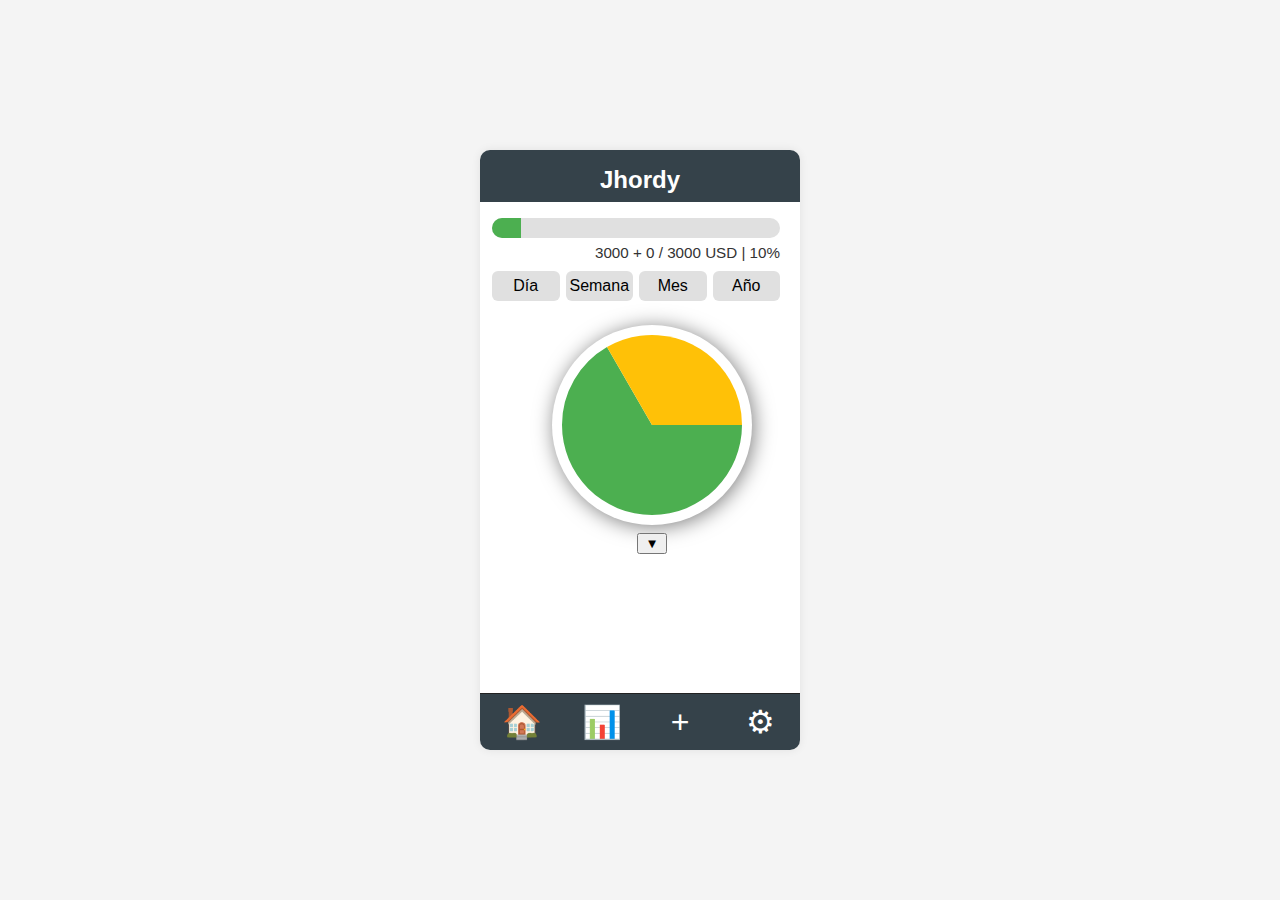
<file: beFinan/index.html>
<!DOCTYPE html>
<html lang="es">
<head>
    <meta charset="UTF-8">
    <meta name="viewport" content="width=320, height=750, initial-scale=1.0, user-scalable=no">
    <title>beFinan</title>
    <link rel="stylesheet" href="styles.css">
</head>
<body>
    <div id="app">
        <header>
            <h1 id="user-name">Jhordy</h1>
        </header>
        <main id="screen-container">
            <!-- Las pantallas se renderizan dinámicamente con JS -->
        </main>
        <footer>
            <button id="home-btn" aria-label="Inicio">🏠</button>
            <button id="history-btn" aria-label="Historial">📊</button>
            <button id="add-btn" aria-label="Añadir">+</button>
            <button id="settings-btn" aria-label="Configuración">⚙</button>
        </footer>
    </div>
    <script src="script.js"></script>
</body>
</html>
</file>
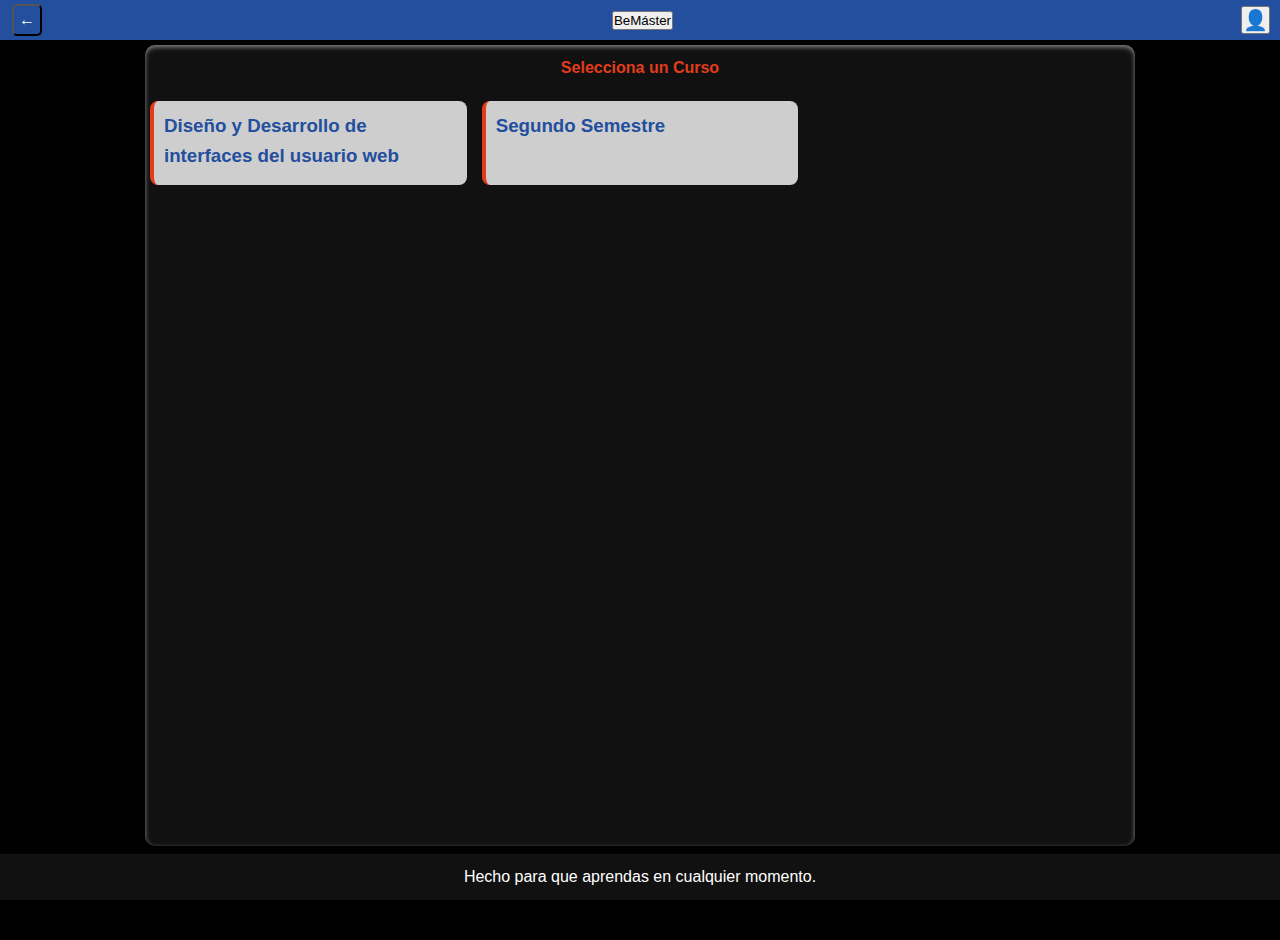
<file: beMaster/index.html>
<!DOCTYPE html>
<html lang="es">

<head>
    <meta charset="UTF-8">
    <meta name="viewport" content="width=device-width, initial-scale=1.0">
    <title>BeMáster</title>
    <link rel="stylesheet" href="style.css">
    <link rel="stylesheet" href="media.css">
</head>

<body>
    <div class="app-shell">
        <header class="app-header">
            <div class="header-start">
                <button id="global-back-button" class="back-button back-button--global" type="button" aria-label="Volver">
                    <span aria-hidden="true">←</span>
                </button>
            </div>
            <h1 class="header-title">
                <button id="home-button" class="logo-button" type="button" aria-label="Ir a inicio">BeMáster</button>
            </h1>
            <button class="user-profile" type="button" aria-label="Perfil">
                <span aria-hidden="true">👤</span>
            </button>
        </header>

        <main class="app-container">
            <section id="cursos-section" class="section-container">
                <header class="section-header">
                    <div class="section-titles">
                        <h2>Selecciona un Curso</h2>
                    </div>
                </header>
                <div id="cursos-list" class="grid-container"></div>
            </section>

            <section id="asignaturas-section" class="section-container hidden">
                <header class="section-header">
                    <div class="section-titles">
                        <h2 id="asignaturas-title"></h2>
                    </div>
                </header>
                <div id="asignaturas-list" class="grid-container"></div>
            </section>

            <section id="temas-section" class="section-container hidden">
                <header class="section-header">
                    <div class="section-titles">
                        <h2 id="temas-title"></h2>
                    </div>
                </header>
                <div id="temas-list" class="grid-container"></div>
            </section>

            <section id="teoria-section" class="section-container hidden">
                <header class="section-header">
                    <div class="section-titles">
                        <h2 id="teoria-title"></h2>
                    </div>
                    <div class="section-toolbar">
                        <div class="audio-controls">
                            <button id="audio-btn" class="secondary-button" title="Escuchar teoría">
                                <img src="audio.png" alt="Audio">
                            </button>
                            <button id="audio-pause-btn" class="secondary-button" title="Pausar">
                                <img src="pause.png" alt="Pausar">
                            </button>
                            <button id="audio-resume-btn" class="secondary-button" title="Reanudar">
                                <img src="play.png" alt="Reanudar">
                            </button>
                            <button id="audio-restart-btn" class="secondary-button" title="Volver a empezar">
                                <img src="restart.png" alt="Reiniciar">
                            </button>
                        </div>
                    </div>
                </header>
                <div class="content-container">
                    <div id="teoria-content" class="article-content"></div>
                </div>
                <div class="action-buttons stacked">
                    <button id="start-leccion" class="primary-button">Comenzar Lección</button>
                </div>
            </section>

            <section id="leccion-section" class="section-container hidden">
                <header class="section-header">
                    <div class="section-titles">
                        <h2 id="leccion-title"></h2>
                    </div>
                </header>
                <div class="progress-card">
                    <div class="progress-container">
                        <div class="progress-bar">
                            <div class="progress-fill" style="width: 0%"></div>
                        </div>
                        <span class="progress-text">0/0</span>
                    </div>
                </div>
                <div class="content-container">
                    <div id="pregunta-container">
                        <div id="pregunta-text" class="pregunta"></div>
                        <div id="opciones-container" class="opciones"></div>
                        <div id="feedback-container" class="feedback hidden"></div>
                    </div>
                </div>
                <div class="action-buttons stacked">
                    <button id="reveal-answer" class="secondary-button">Revelar Respuesta</button>
                    <button id="next-question" class="primary-button hidden">Siguiente</button>
                </div>
            </section>

            <section id="results-section" class="section-container hidden">
                <header class="section-header">
                    <div class="section-titles">
                        <h2>Resultados de la Lección</h2>
                    </div>
                </header>
                <div id="results-container" class="content-container results-content"></div>
                <div class="action-buttons stacked">
                    <button id="restart-leccion" class="secondary-button">Repetir Lección</button>
                    <button id="return-to-tema" class="primary-button">Volver al Tema</button>
                </div>
            </section>
        </main>

        <footer class="app-footer">
            <p>Hecho para que aprendas en cualquier momento.</p>
        </footer>
    </div>

    <script src="script.js"></script>
</body>

</html>
</file>
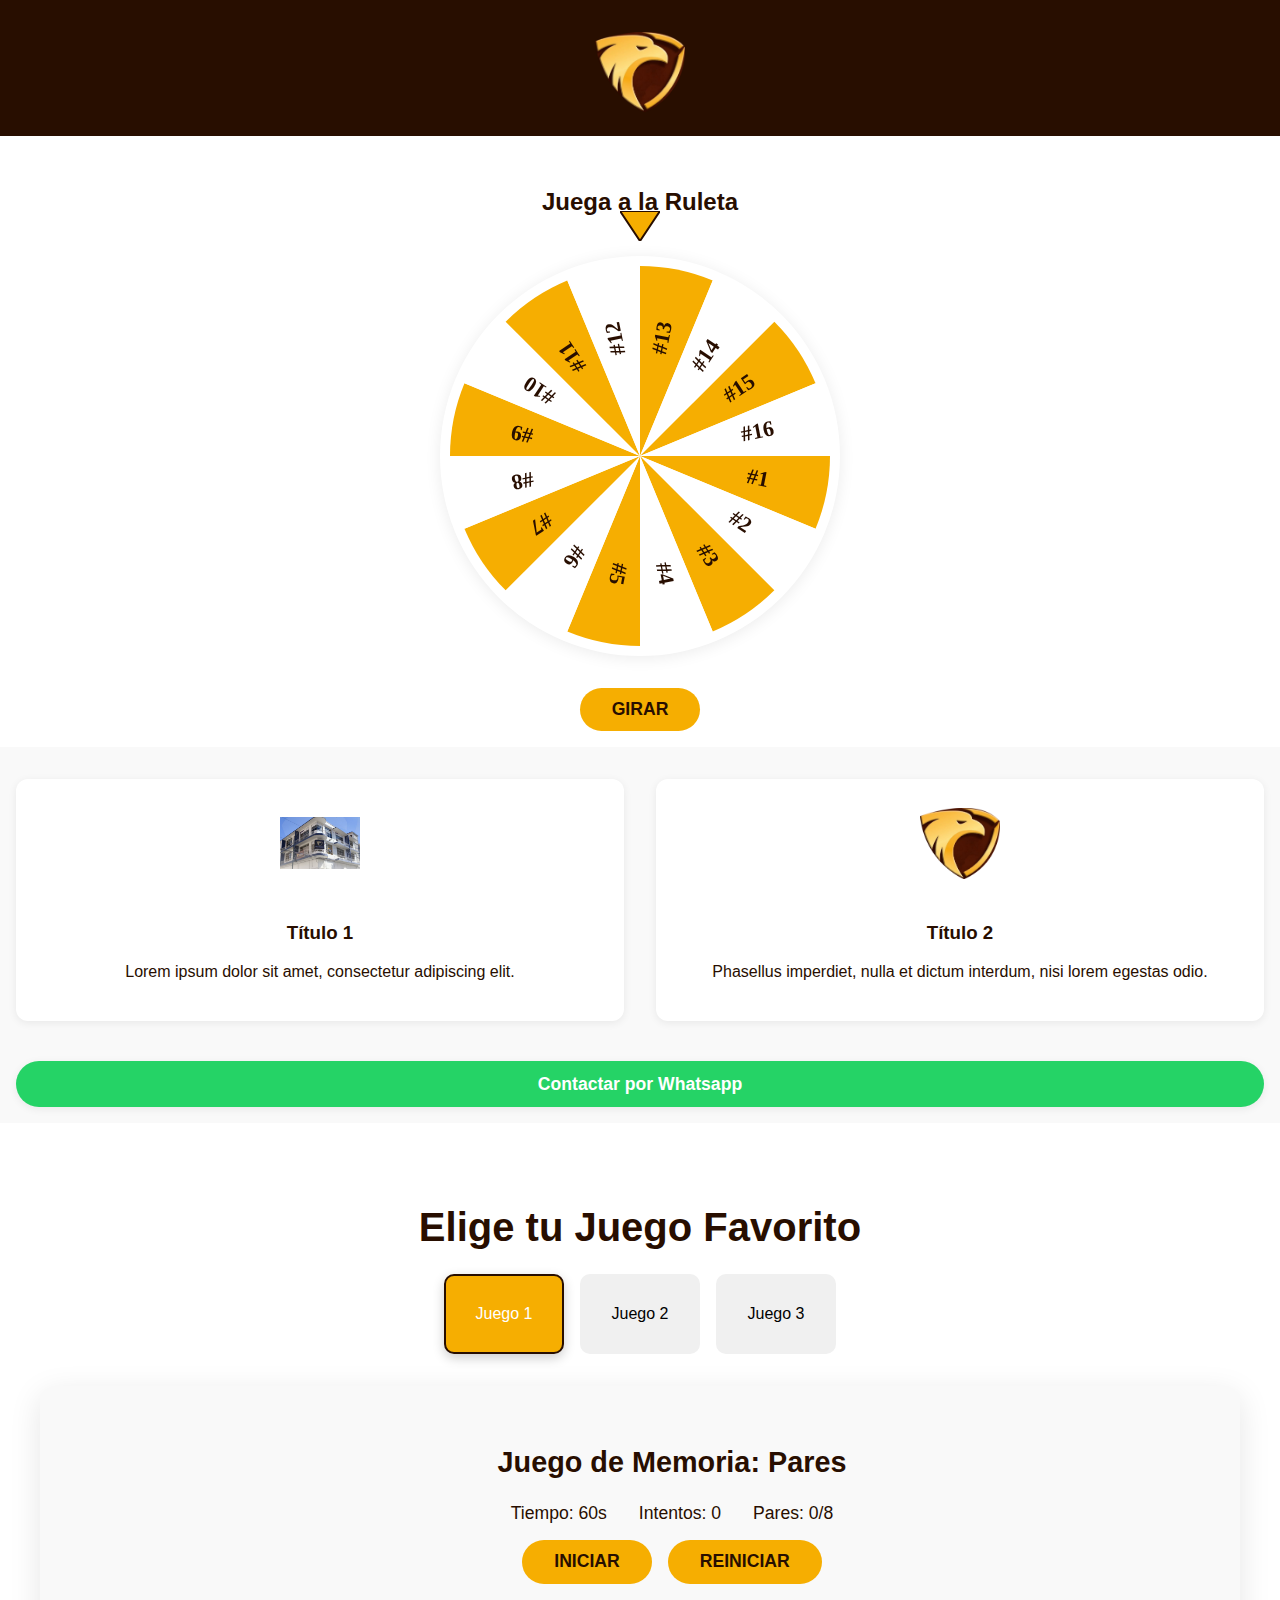
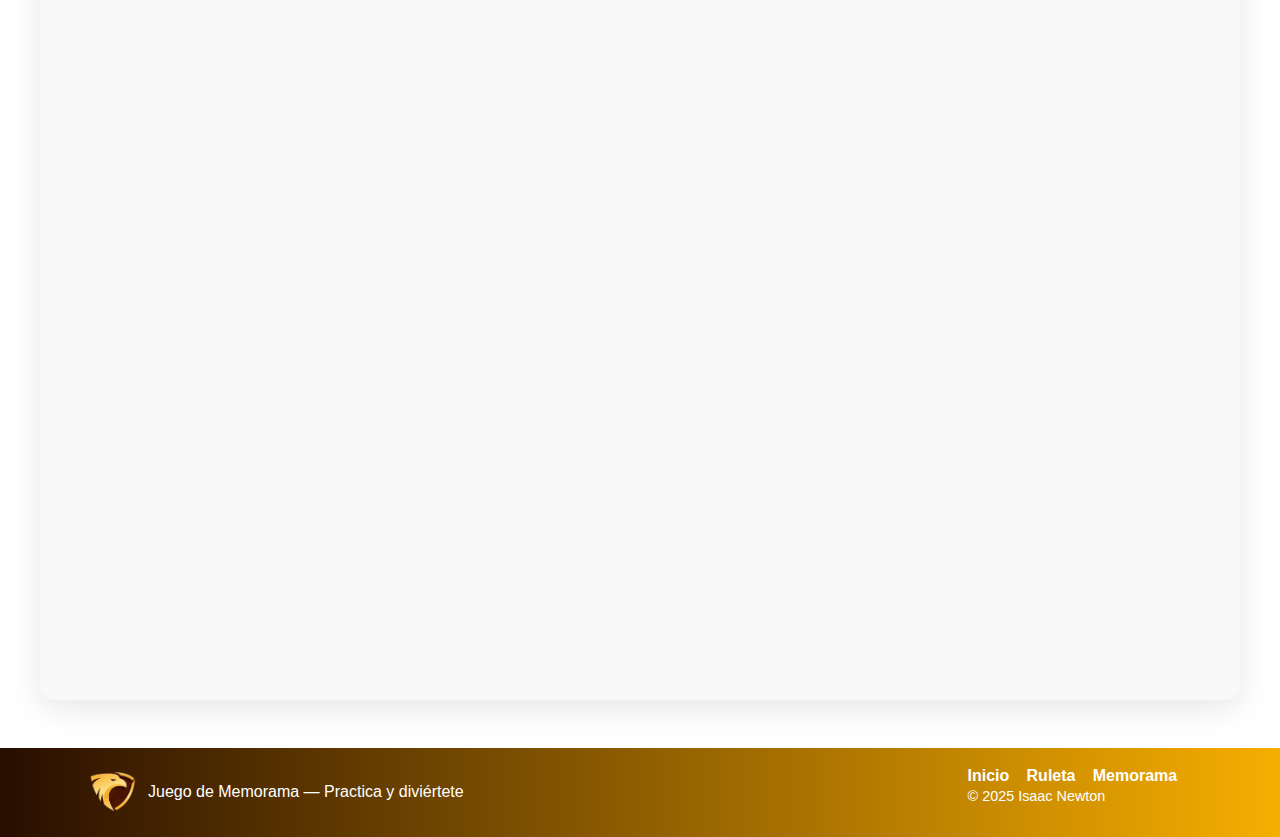
<file: isaacnewton/index.html>
<!DOCTYPE html>
<html lang="es">
<head>
    <meta charset="UTF-8">
    <meta name="viewport" content="width=device-width, initial-scale=1.0">
    <title>Landing Page Juegos</title>
    <link rel="stylesheet" href="styles.css">
    <link rel="stylesheet" href="media.css">
    <link rel="stylesheet" href="geo.css">
</head>
<body>
    <!-- Header -->
    <header class="header">
        <img src="isaac.png" alt="Logo" class="logo">
    </header>

    <!-- Sección 1: Ruleta -->
    <section class="ruleta-section">
        <h2>Juega a la Ruleta</h2>
        <div class="ruleta-container">
            <div class="ruleta-indicador">
                <svg width="40" height="30" viewBox="0 0 40 30" style="transform: rotate(180deg);">
                    <polygon points="20,0 0,30 40,30" fill="#f6ae01" stroke="#280e00" stroke-width="2"/>
                </svg>
            </div>
            <canvas id="ruleta" width="400" height="400"></canvas>
            <button id="girar-btn">GIRAR</button>
        </div>
    </section>

    <!-- Sección 2: Información -->
    <section class="info-section">
        <div class="info-containers">
            <div class="info-box">
                <img src="edificio.png" alt="Edificio">
                <h3>Título 1</h3>
                <p>Lorem ipsum dolor sit amet, consectetur adipiscing elit.</p>
            </div>
            <div class="info-box">
                <img src="isaac.png" alt="Logo">
                <h3>Título 2</h3>
                <p>Phasellus imperdiet, nulla et dictum interdum, nisi lorem egestas odio.</p>
            </div>
        </div>
        <a href="https://wa.me/" target="_blank" class="whatsapp-btn">Contactar por Whatsapp</a>
    </section>

    <!-- Sección de Juegos - Nueva estructura con carrusel -->
    <section class="games-section">
        <div class="games-header">
            <h2>Elige tu Juego Favorito</h2>
            <div class="games-navigation">
                <button class="game-nav-btn active" data-game="0" id="nav-pares">
                    <span>Juego 1</span>
                    <!-- Aquí irá la imagen del ícono -->
                </button>
                <button class="game-nav-btn" data-game="1" id="nav-geografia">
                    <span>Juego 2</span>
                    <!-- Aquí irá la imagen del ícono -->
                </button>
                <button class="game-nav-btn" data-game="2" id="nav-tercero">
                    <span>Juego 3</span>
                    <!-- Aquí irá la imagen del ícono -->
                </button>
            </div>
        </div>
        
        <div class="games-carousel">
            <div class="games-container" id="games-container">
                <!-- Juego 1: Pares (por defecto activo) -->
                <section class="game-slide pares-section">
                    <h3>Juego de Memoria: Pares</h3>
                    <div class="pares-stats">
                        <span>Tiempo: <span id="tiempo">60</span>s</span>
                        <span>Intentos: <span id="intentos">0</span></span>
                        <span>Pares: <span id="pares">0</span>/8</span>
                    </div>
                    <div class="pares-btns">
                        <button id="iniciar-pares">INICIAR</button>
                        <button id="reiniciar-pares">REINICIAR</button>
                    </div>
                    <div class="pares-container" id="pares-container"></div>
                </section>
                
                <!-- Juego 2: Geografía -->
                <section class="game-slide geo-section">
                    <h3>Juego de Geografía: Países y Capitales</h3>
                    <p class="geo-instructions">Haz clic en un país (columna izquierda) y luego en su capital (columna derecha) para emparejar.</p>
                    <div class="geo-board">
                        <div class="geo-column geo-countries" id="geo-countries"></div>
                        <div class="geo-column geo-capitals" id="geo-capitals"></div>
                    </div>
                    <div class="geo-stats">
                        <span>Pares encontrados: <span id="geo-found">0</span>/24</span>
                    </div>
                    <div class="geo-controls">
                        <div class="geo-stats">
                            <span>Tiempo: <span id="geo-time">90</span>s</span>
                            <span>Intentos: <span id="geo-attempts">0</span></span>
                        </div>
                        <div class="geo-buttons">
                            <button id="geo-start">INICIAR</button>
                            <button id="geo-restart" class="hidden">Reiniciar Geografía</button>
                        </div>
                    </div>
                </section>
                
                <!-- Juego 3: Trivia de Cultura General -->
                <section class="game-slide trivia-section">
                    <h3>Trivia: Cultura General</h3>
                    <p class="trivia-instructions"></p>
                    
                    <div class="trivia-stats">
                        <div class="trivia-progress">
                            <div class="trivia-progress-header">
                                <span>Pregunta <span id="trivia-current">0</span> de 10</span>
                                <span class="trivia-timer">Tiempo: <span id="trivia-time">10</span>s</span>
                            </div>
                            <div class="progress-bar">
                                <div class="progress-fill" id="trivia-progress-fill"></div>
                            </div>
                        </div>
                    </div>

                    <div class="trivia-game" id="trivia-game">
                        <div class="trivia-question">
                            <h4 id="trivia-question-text">Presiona INICIAR para comenzar</h4>
                        </div>
                        
                        <div class="trivia-options" id="trivia-options">
                            <!-- Las opciones se generarán dinámicamente -->
                        </div>
                    </div>

                    <div class="trivia-controls">
                        <div class="trivia-score">
                            <span>Correctas: <span id="trivia-correct">0</span></span>
                            <span>Incorrectas: <span id="trivia-wrong">0</span></span>
                            <span>Sin respuesta: <span id="trivia-unanswered">0</span></span>
                        </div>
                        <div class="trivia-buttons">
                            <button id="trivia-start">INICIAR TRIVIA</button>
                            <button id="trivia-restart" class="hidden">REINICIAR TRIVIA</button>
                        </div>
                    </div>
                </section>
            </div>
        </div>
    </section>

    <!-- Modal Ruleta (independiente) -->
    <div id="modal-ruleta" class="modal hidden">
        <div class="modal-content">
            <p id="resultado-ruleta"></p>
            <button id="cerrar-modal-ruleta">Cerrar</button>
        </div>
    </div>

    <!-- Modales de los juegos del carrusel -->
    <div id="modal-pares" class="modal hidden">
        <div class="modal-content">
            <p id="resultado-pares"></p>
            <button id="cerrar-modal-pares">Cerrar</button>
        </div>
    </div>

    <div id="modal-geo" class="modal hidden">
        <div class="modal-content">
            <p id="resultado-geo"></p>
            <button id="cerrar-modal-geo">Cerrar</button>
        </div>
    </div>

    <div id="modal-trivia" class="modal hidden">
        <div class="modal-content trivia-result">
            <h3>🎉 ¡Trivia Completada! 🎉</h3>
            <div class="trivia-stars" id="trivia-stars">
                <!-- Estrellas se generan dinámicamente -->
            </div>
            <div class="trivia-final-stats">
                <div class="stat-item correct">
                    <span class="stat-number" id="final-correct">0</span>
                    <span class="stat-label">Correctas</span>
                </div>
                <div class="stat-item wrong">
                    <span class="stat-number" id="final-wrong">0</span>
                    <span class="stat-label">Incorrectas</span>
                </div>
                <div class="stat-item unanswered">
                    <span class="stat-number" id="final-unanswered">0</span>
                    <span class="stat-label">Sin respuesta</span>
                </div>
            </div>
            <p id="trivia-performance-message"></p>
            <button id="cerrar-modal-trivia">Cerrar</button>
        </div>
    </div>

    <!-- Footer -->
    <footer class="site-footer">
        <div class="footer-inner">
            <div class="footer-left">
                <img src="isaac.png" alt="Logo" class="footer-logo">
                <p>Juego de Memorama — Practica y diviértete</p>
            </div>
            <div class="footer-right">
                <nav class="footer-nav">
                    <a href="#">Inicio</a>
                    <a href="#ruleta">Ruleta</a>
                    <a href="#pares">Memorama</a>
                </nav>
                <p class="copyright">&copy; 2025 Isaac Newton</p>
            </div>
        </div>
    </footer>

    <script src="games-navigation.js"></script>
    <script src="ruleta.js"></script>
    <script src="script.js"></script>
    <link rel="stylesheet" href="geo.css">
    <script src="geo.js"></script>
    <script src="trivia.js"></script>
</body>
</html>
</file>
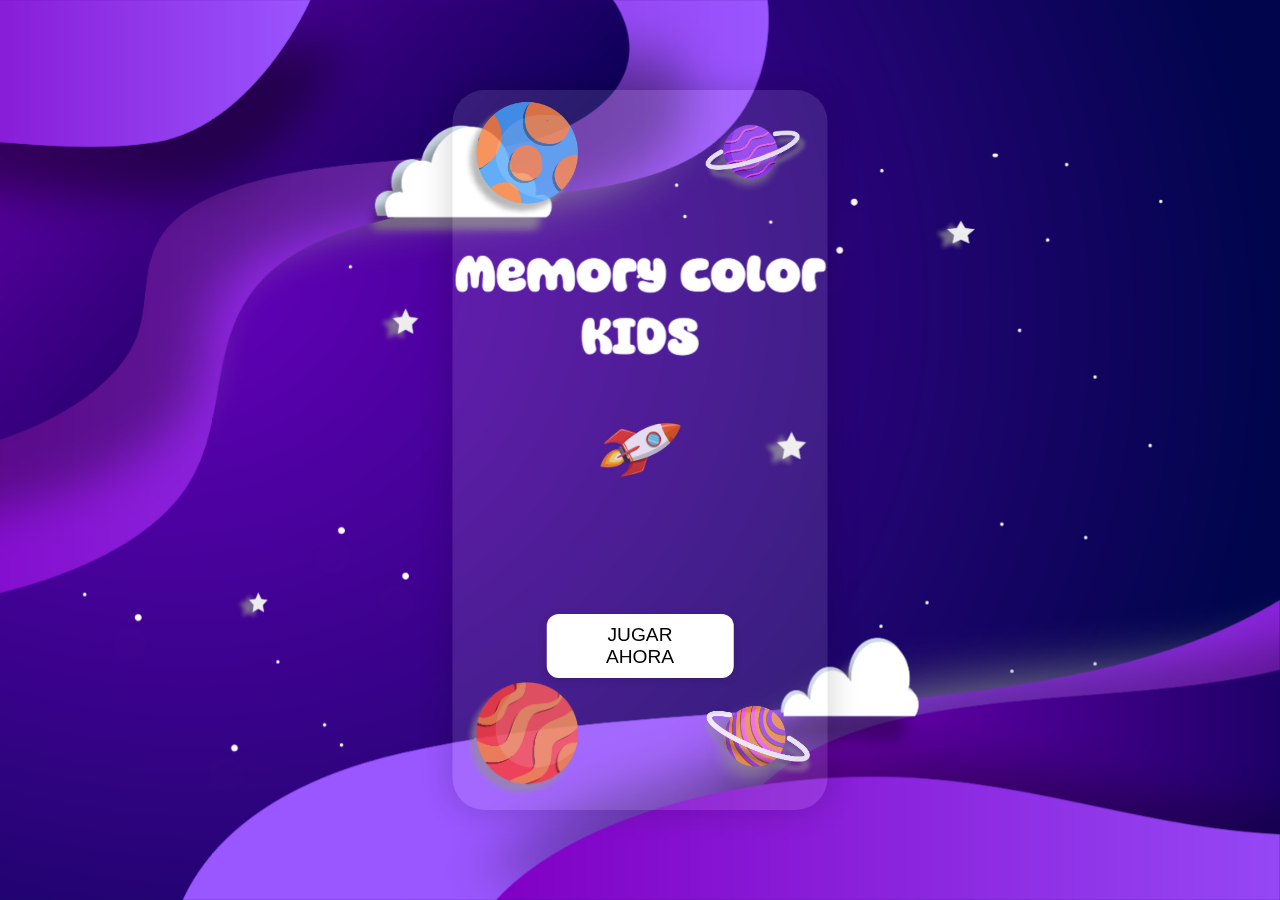
<file: memory/index.html>
<!DOCTYPE html>
<html lang="es">
<head>
  <meta charset="UTF-8" />
  <meta name="viewport" content="width=device-width, initial-scale=1.0"/>
  <title>Kids Gamified App</title>
  <link rel="stylesheet" href="style.css" />
</head>
<body>
  <div id="app"></div>
 
  <script src="script.js"></script>
</body>
</html>
</file>
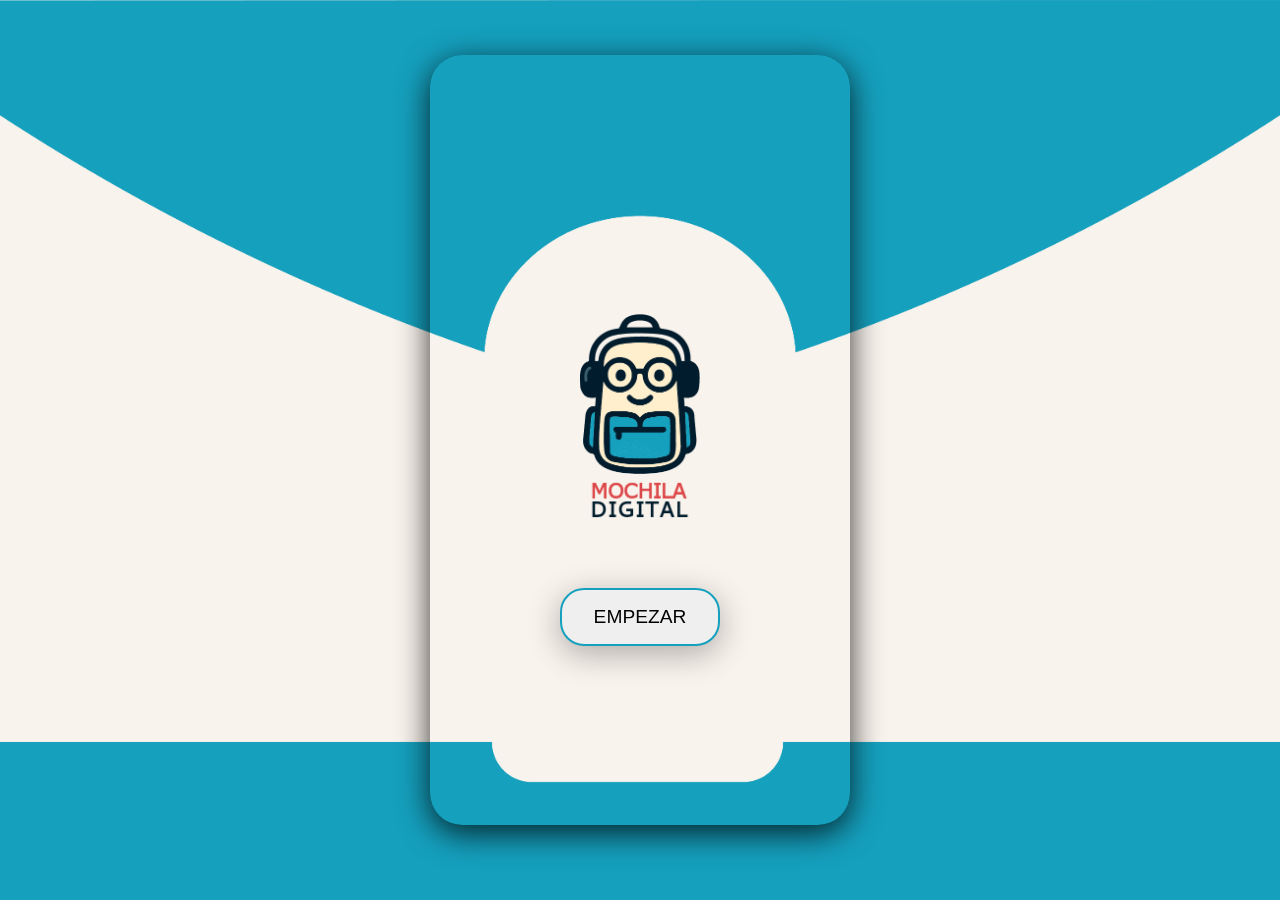
<file: mochila/index.html>
<!DOCTYPE html>
<html lang="es">
<head>
  <meta charset="UTF-8">
  <meta name="viewport" content="width=device-width, initial-scale=1.0">
  <title>Mochila - Lectura para niños</title>
  <link rel="stylesheet" href="style.css">
</head>
<body>
  <div class="background"></div>
  <div class="container" id="app">
    <!-- El contenido dinámico se insertará aquí por JS -->
  </div>
  <script src="script.js"></script>
</body>
</html>
</file>
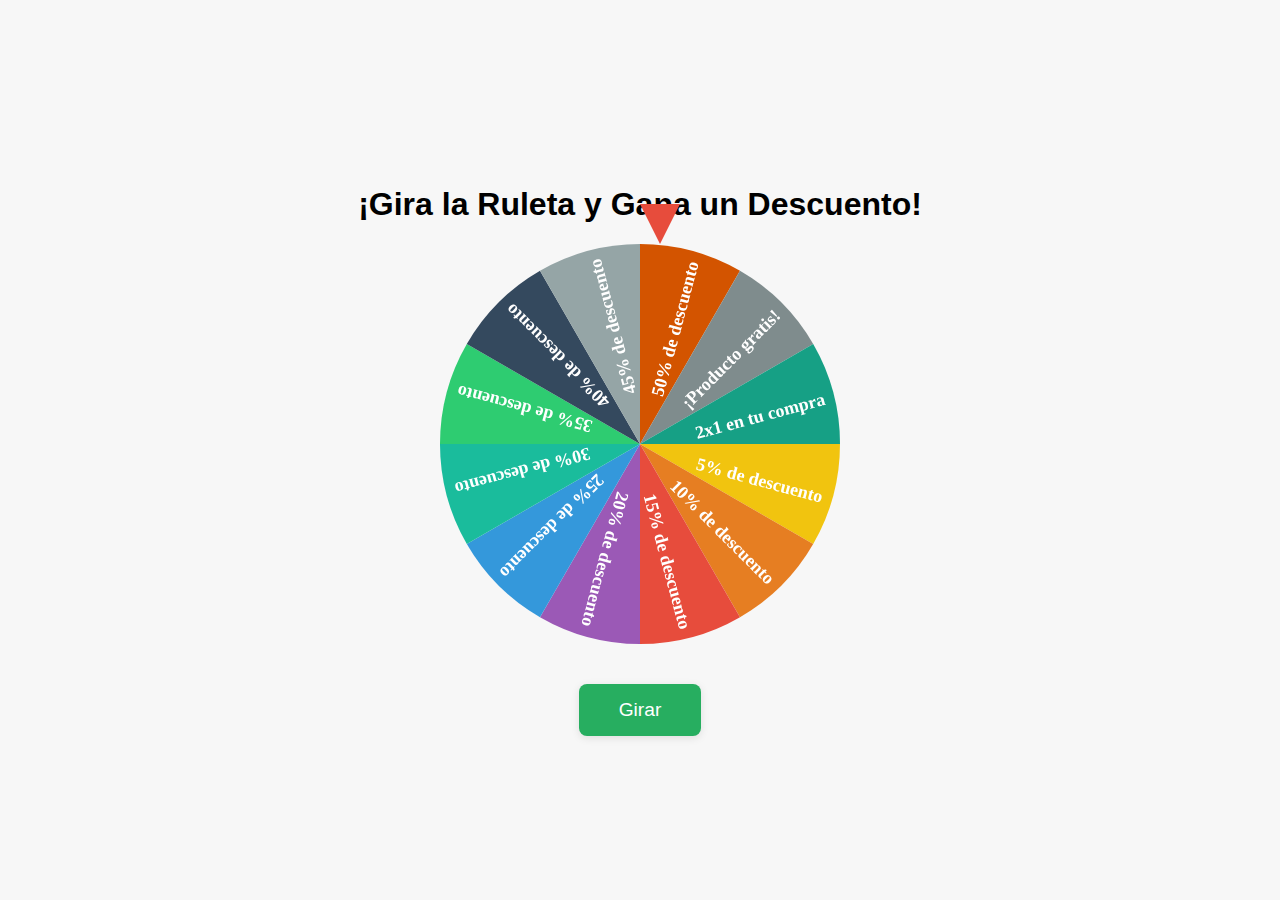
<file: ruleta/index.html>
<!DOCTYPE html>
<html lang="es">
<head>
    <meta charset="UTF-8">
    <meta name="viewport" content="width=device-width, initial-scale=1.0">
    <title>Ruleta de Descuentos</title>
    <style>
        body {
            background: #f7f7f7;
            font-family: 'Segoe UI', Arial, sans-serif;
            display: flex;
            flex-direction: column;
            align-items: center;
            justify-content: center;
            height: 100vh;
            margin: 0;
        }
        .ruleta-container {
            position: relative;
            width: 400px;
            height: 400px;
            margin-bottom: 40px;
        }
        .flecha {
            position: absolute;
            top: -40px;
            left: 50%;
            transform: translateX(-50%);
            width: 0; 
            height: 0; 
            border-left: 20px solid transparent;
            border-right: 20px solid transparent;
            border-bottom: 40px solid #e74c3c;
			transform: rotate(180deg);
        }
        #ruleta {
            width: 100%;
            height: 100%;
        }
        .boton-girar {
            padding: 15px 40px;
            font-size: 1.2em;
            background: #27ae60;
            color: #fff;
            border: none;
            border-radius: 8px;
            cursor: pointer;
            box-shadow: 0 2px 8px rgba(0,0,0,0.1);
            transition: background 0.2s;
        }
        .boton-girar:hover {
            background: #219150;
        }
        .modal {
            display: none;
            position: fixed;
            z-index: 1000;
            left: 0;
            top: 0;
            width: 100vw;
            height: 100vh;
            background: rgba(0,0,0,0.5);
            align-items: center;
            justify-content: center;
        }
        .modal-content {
            background: #fff;
            padding: 30px 40px;
            border-radius: 12px;
            text-align: center;
            font-size: 1.3em;
            box-shadow: 0 4px 24px rgba(0,0,0,0.2);
        }
        .modal-content button {
            margin-top: 20px;
            padding: 10px 30px;
            font-size: 1em;
            background: #e74c3c;
            color: #fff;
            border: none;
            border-radius: 6px;
            cursor: pointer;
        }
        .modal-content button:hover {
            background: #c0392b;
        }
    </style>
</head>
<body>
    <h1>¡Gira la Ruleta y Gana un Descuento!</h1>
    <div class="ruleta-container">
        <div class="flecha"></div>
        <canvas id="ruleta" width="400" height="400"></canvas>
    </div>
    <button class="boton-girar" id="girarBtn">Girar</button>

    <div class="modal" id="modal">
        <div class="modal-content" id="modalContent">
            <span id="premioTexto"></span><br>
            <button onclick="cerrarModal()">Cerrar</button>
        </div>
    </div>

    <script>
        const descuentos = [
            "5% de descuento",
            "10% de descuento",
            "15% de descuento",
            "20% de descuento",
            "25% de descuento",
            "30% de descuento",
            "35% de descuento",
            "40% de descuento",
            "45% de descuento",
            "50% de descuento",
            "¡Producto gratis!",
            "2x1 en tu compra"
        ];
        const colores = [
            "#f1c40f", "#e67e22", "#e74c3c", "#9b59b6", "#3498db", "#1abc9c", "#2ecc71", "#34495e", "#95a5a6", "#d35400", "#7f8c8d", "#16a085"
        ];
        const ruleta = document.getElementById('ruleta');
        const ctx = ruleta.getContext('2d');
        const partes = descuentos.length;
        let anguloActual = 0;
        let girando = false;

        function dibujarRuleta() {
            const radio = 200;
            const centroX = 200;
            const centroY = 200;
            ctx.clearRect(0, 0, 400, 400);
            for (let i = 0; i < partes; i++) {
                const angInicio = anguloActual + i * 2 * Math.PI / partes;
                const angFin = anguloActual + (i + 1) * 2 * Math.PI / partes;
                ctx.beginPath();
                ctx.moveTo(centroX, centroY);
                ctx.arc(centroX, centroY, radio, angInicio, angFin);
                ctx.closePath();
                ctx.fillStyle = colores[i % colores.length];
                ctx.fill();
                ctx.save();
                ctx.translate(centroX, centroY);
                ctx.rotate(angInicio + (angFin - angInicio) / 2);
                ctx.textAlign = "right";
                ctx.fillStyle = "#fff";
                ctx.font = "bold 18px Segoe UI";
                ctx.fillText(descuentos[i], radio - 10, 10);
                ctx.restore();
            }
        }

        dibujarRuleta();

        document.getElementById('girarBtn').addEventListener('click', function() {
            if (girando) return;
            girando = true;
            let tiempoGiro = Math.random() * 3 + 3; // 3 a 6 segundos
            let inicio = null;
            let velocidad = Math.random() * 0.15 + 0.25; // velocidad inicial
            let desaceleracion = velocidad / (tiempoGiro * 60); // frames

            function animarRuleta(timestamp) {
                if (!inicio) inicio = timestamp;
                if (velocidad > 0.01) {
                    anguloActual += velocidad;
                    velocidad -= desaceleracion;
                    dibujarRuleta();
                    requestAnimationFrame(animarRuleta);
                } else {
                    girando = false;
                    anguloActual = anguloActual % (2 * Math.PI);
                    dibujarRuleta();
                    mostrarPremio();
                }
            }
            requestAnimationFrame(animarRuleta);
        });

        function mostrarPremio() {
            // La flecha apunta hacia arriba (0 radianes)
            let anguloFlecha = (3 * Math.PI / 2 - anguloActual + 2 * Math.PI) % (2 * Math.PI);
            let indice = Math.floor(anguloFlecha / (2 * Math.PI / partes));
            let premio = descuentos[indice];
            document.getElementById('premioTexto').textContent = `¡Felicidades! Has ganado: ${premio}`;
            document.getElementById('modal').style.display = 'flex';
        }

        function cerrarModal() {
            document.getElementById('modal').style.display = 'none';
        }
        window.cerrarModal = cerrarModal;
    </script>
</body>
</html>
</file>
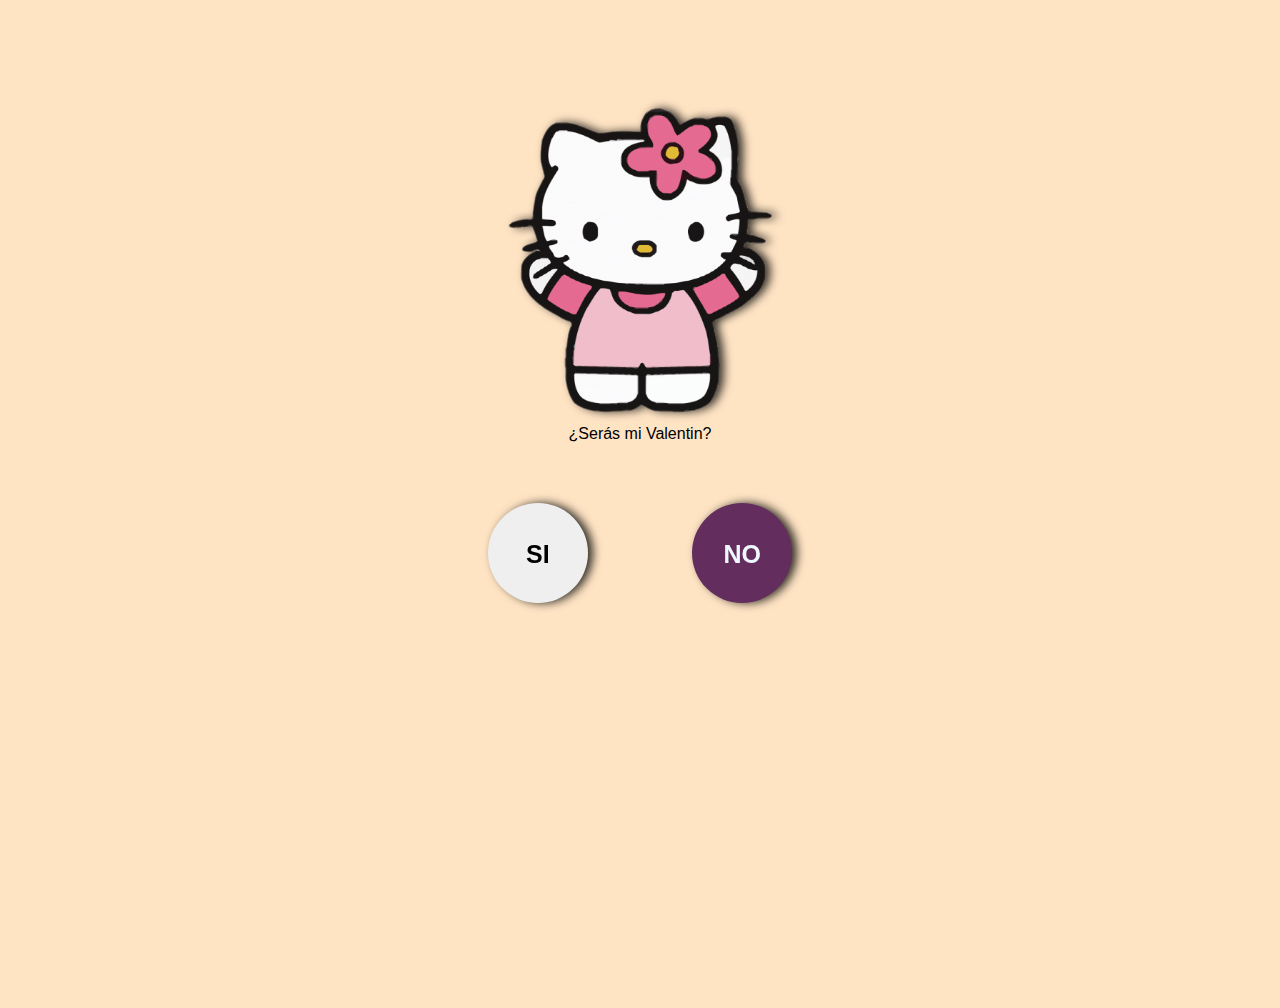
<file: paginas/proyectos/sanValentin/index.html>
<!DOCTYPE html>
<html lang="es">

<head>
    <meta charset="UTF-8">
    <meta name="viewport" content="width=device-width, initial-scale=1.0">
    <title>San Valentin</title>
    <link rel="stylesheet" href="style.css">
</head>

<body>


    <div class="container">
        <div class="uno">
            <img id="frente" class="yay1" src="hello-kitty.png" alt="">
            <img src="yay.png" alt="" id="can1">
            <p id="yay"> Yay! </p>

        </div>

        <div class="uno">
            <div class="mensaje">
                <p id="can"> ¿Serás mi Valentin?</p>

                <button id="yes">SI</button>
                <button id="no">NO</button>
            </div>
        </div>

    </div>

    <div class="fondo" id="fondo">

        <div class="corazones">
            <img class="corazon" src="corazon.png" alt="">
            <img class="corazon" src="corazon.png" alt="">
            <img class="corazon" src="corazon.png" alt="">
            <img class="corazon" src="corazon.png" alt="">
            <img class="corazon" src="corazon.png" alt="">
            <img class="corazon" src="corazon.png" alt="">
            <img class="corazon" src="corazon.png" alt="">
            <img class="corazon" src="corazon.png" alt="">
            <img class="corazon" src="corazon.png" alt="">
            <img class="corazon" src="corazon.png" alt="">
            <img class="corazon" src="corazon.png" alt="">
            <img class="corazon" src="corazon.png" alt="">
            <img class="corazon" src="corazon.png" alt="">
            <img class="corazon" src="corazon.png" alt="">
            <img class="corazon" src="corazon.png" alt="">
            <img class="corazon" src="corazon.png" alt="">
            <img class="corazon" src="corazon.png" alt="">
            <img class="corazon" src="corazon.png" alt="">
            <img class="corazon" src="corazon.png" alt="">
            <img class="corazon" src="corazon.png" alt="">
            <img class="corazon" src="corazon.png" alt="">
            <img class="corazon" src="corazon.png" alt="">
            <img class="corazon" src="corazon.png" alt="">
            <img class="corazon" src="corazon.png" alt="">
            <img class="corazon" src="corazon.png" alt="">
            <img class="corazon" src="corazon.png" alt="">
            <img class="corazon" src="corazon.png" alt="">
            <img class="corazon" src="corazon.png" alt="">
            <img class="corazon" src="corazon.png" alt="">
            




        </div>

    </div>



    <script src="script.js"></script>
</body>

</html>
</file>
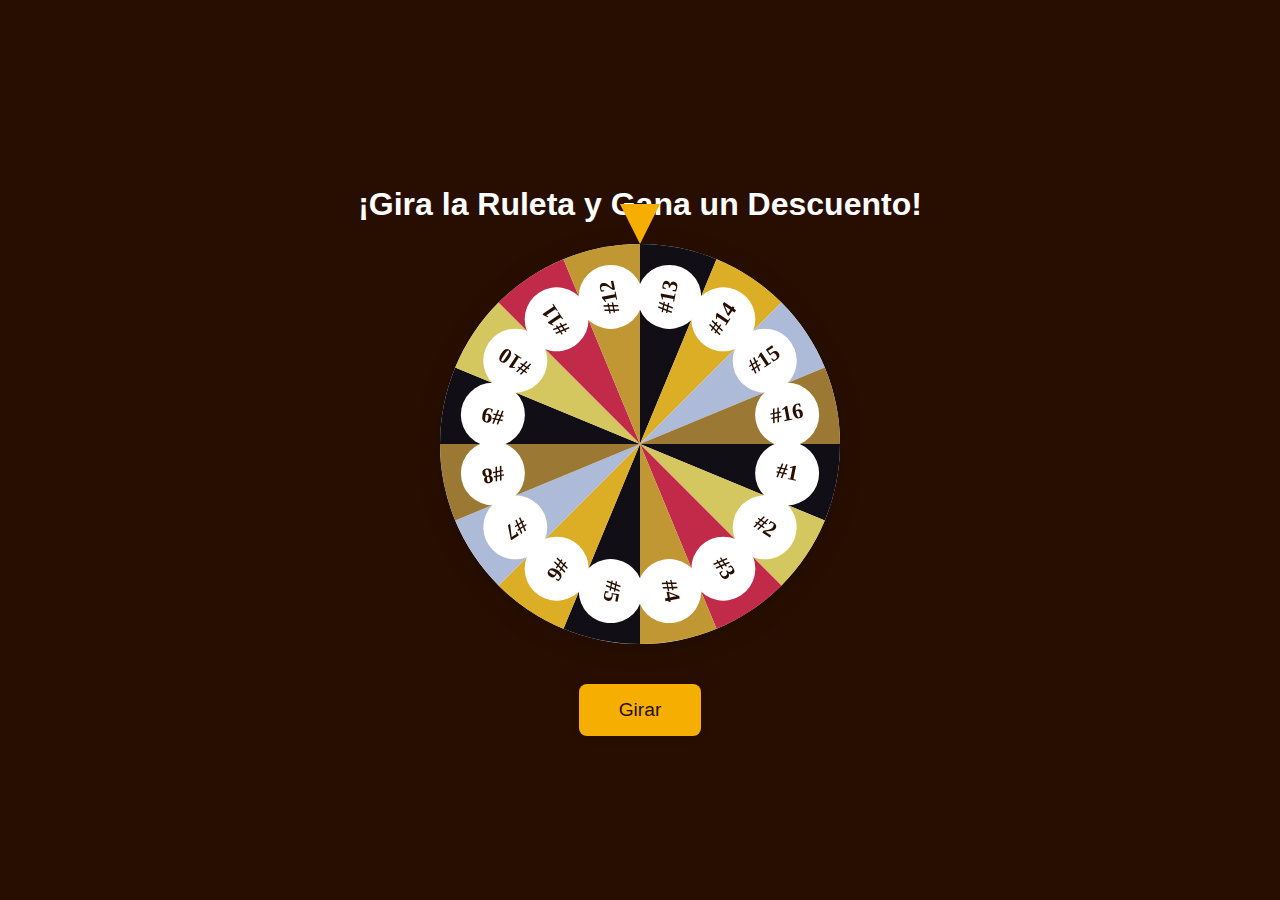
<file: ruleta.html>
<style>
	body {
		background: #280e00;
		font-family: 'Segoe UI', Arial, sans-serif;
		display: flex;
		flex-direction: column;
		align-items: center;
		justify-content: center;
		height: 100vh;
		margin: 0;
		color: #fff;
	}

	.ruleta-container {
		position: relative;
		width: 400px;
		height: 400px;
		margin-bottom: 40px;
		background: #fff;
		border-radius: 50%;
		box-shadow: 0 4px 24px rgba(0, 0, 0, 0.2);
	}

	.flecha {
		position: absolute;
		top: -40px;
		left: 50%;
		transform: translateX(-50%) rotate(180deg);
		width: 0;
		height: 0;
		border-left: 20px solid transparent;
		border-right: 20px solid transparent;
		border-bottom: 40px solid #f6ae01;
	}

	#ruleta {
		width: 100%;
		height: 100%;
	}

	.boton-girar {
		padding: 15px 40px;
		font-size: 1.2em;
		background: #f6ae01;
		color: #280e00;
		border: none;
		border-radius: 8px;
		cursor: pointer;
		box-shadow: 0 2px 8px rgba(0, 0, 0, 0.1);
		transition: background 0.2s;
	}

	.boton-girar:hover {
		background: #d4c75f;
	}

	.modal {
		display: none;
		position: fixed;
		z-index: 1000;
		left: 0;
		top: 0;
		width: 100vw;
		height: 100vh;
		background: rgba(0, 0, 0, 0.7);
		align-items: center;
		justify-content: center;
	}

	.modal-content {
		background: #fff;
		color: #280e00;
		padding: 30px 40px;
		border-radius: 12px;
		text-align: center;
		font-size: 1.3em;
		box-shadow: 0 4px 24px rgba(0, 0, 0, 0.2);
	}

	.modal-content button {
		margin-top: 20px;
		padding: 10px 30px;
		font-size: 1em;
		background: #f6ae01;
		color: #280e00;
		border: none;
		border-radius: 6px;
		cursor: pointer;
	}

	.modal-content button:hover {
		background: #d4c75f;

		border-radius: 6px;
		cursor: pointer;
	}

	.modal-content button:hover {
		background: #c0392b;
	}
</style>
</head>

<body>
	<h1>¡Gira la Ruleta y Gana un Descuento!</h1>
	<div class="ruleta-container">
		<div class="flecha"></div>
		<canvas id="ruleta" width="400" height="400"></canvas>
	</div>
	<button class="boton-girar" id="girarBtn">Girar</button>

	<div class="modal" id="modal">
		<div class="modal-content" id="modalContent">
			<span id="premioTexto"></span><br>
			<button onclick="cerrarModal()">Cerrar</button>
		</div>
	</div>

	<script>
		const descuentos = Array.from({ length: 16 }, (_, i) => `#${i + 1}`);
		const colores = [
			'#120e16', '#d4c75f', '#c12a49', '#c09732',
			'#120e16', '#dcae25', '#adbbd8', '#9b7934',
			'#120e16', '#d4c75f', '#c12a49', '#c09732',
			'#120e16', '#dcae25', '#adbbd8', '#9b7934'
		];
		const ruleta = document.getElementById('ruleta');
		const ctx = ruleta.getContext('2d');
		const partes = descuentos.length;
		let anguloActual = 0;
		let girando = false;

		function dibujarRuleta() {
			const radio = 200;
			const centroX = 200;
			const centroY = 200;
			ctx.clearRect(0, 0, 400, 400);
			for (let i = 0; i < partes; i++) {
				const angInicio = anguloActual + i * 2 * Math.PI / partes;
				const angFin = anguloActual + (i + 1) * 2 * Math.PI / partes;
				ctx.beginPath();
				ctx.moveTo(centroX, centroY);
				ctx.arc(centroX, centroY, radio, angInicio, angFin);
				ctx.closePath();
				ctx.fillStyle = colores[i % colores.length];
				ctx.fill();
				// Fondo blanco para el texto
				ctx.save();
				ctx.translate(centroX, centroY);
				ctx.rotate(angInicio + (angFin - angInicio) / 2);
				ctx.beginPath();
				ctx.arc(radio - 50, 0, 32, 0, 2 * Math.PI);
				ctx.fillStyle = '#fff';
				ctx.fill();
				ctx.textAlign = "center";
				ctx.textBaseline = "middle";
				ctx.fillStyle = '#280e00';
				ctx.font = "bold 22px Segoe UI";
				ctx.fillText(descuentos[i], radio - 50, 0);
				ctx.restore();
			}
		}

		dibujarRuleta();

		document.getElementById('girarBtn').addEventListener('click', function () {
			if (girando) return;
			girando = true;
			let tiempoGiro = Math.random() * 3 + 3; // 3 a 6 segundos
			let inicio = null;
			let velocidad = Math.random() * 0.15 + 0.25; // velocidad inicial
			let desaceleracion = velocidad / (tiempoGiro * 60); // frames

			function animarRuleta(timestamp) {
				if (!inicio) inicio = timestamp;
				if (velocidad > 0.01) {
					anguloActual += velocidad;
					velocidad -= desaceleracion;
					dibujarRuleta();
					requestAnimationFrame(animarRuleta);
				} else {
					girando = false;
					anguloActual = anguloActual % (2 * Math.PI);
					dibujarRuleta();
					mostrarPremio();
				}
			}
			requestAnimationFrame(animarRuleta);
		});

		function mostrarPremio() {
			// La flecha apunta hacia arriba (0 radianes)
			let anguloFlecha = (3 * Math.PI / 2 - anguloActual + 2 * Math.PI) % (2 * Math.PI);
			let indice = Math.floor(anguloFlecha / (2 * Math.PI / partes));
			let premio = descuentos[indice];
			document.getElementById('premioTexto').textContent = premio;
			document.getElementById('modal').style.display = 'flex';
		}

		function cerrarModal() {
			document.getElementById('modal').style.display = 'none';
		}
		window.cerrarModal = cerrarModal;
	</script>
</body>

</html>
</file>
<file: beFinan/styles.css>
body {
    font-family: Arial, sans-serif;
    margin: 0;
    padding: 0;
    background: #f4f4f4;
    width: 100vw;
    height: 100vh;
    min-height: 100vh;
    min-width: 100vw;
    overflow: hidden;

    display: flex;
    justify-content: center;
    align-items: center;
}

#app {
    width: 320px;
    height: 600px;
    margin: 0 auto;
    background: #fff;
    display: flex;
    flex-direction: column;
    box-shadow: 0 0 10px rgba(0, 0, 0, 0.08);
    position: relative;

    justify-content: space-between; /* Cambiado */
    align-items: stretch;           /* Cambiado */

    border-radius: 10px;
}

header {
    width: 100%;
    background: #35424a;
    color: #fff;
    padding: 16px 0 8px 0;
    text-align: center;
    border-radius: 10px 10px 0 0; /* Solo arriba */
    flex-shrink: 0; /* No reducir */
}

header h1 {
    margin: 0;
    font-size: 1.5rem;
}

main {
    border-radius: 0;
    width: 100%;
    flex: 1 1 auto; /* Crece para ocupar espacio */
    padding: 16px 12px 60px 12px;
    overflow-y: auto;
}

footer {
    background: #35424a;
    color: #fff;
    text-align: center;
    padding: 0;
    width: 100%;
    height: 56px;
    display: flex;
    justify-content: space-around;
    align-items: center;
    border-top: 1px solid #222;
    border-radius: 0 0 10px 10px; /* Solo abajo */
    flex-shrink: 0; /* No reducir */
    position: static; /* Quita absolute */
    bottom: auto;     /* Quita bottom */
}

footer button {
    background: none;
    border: none;
    color: #fff;
    font-size: 2rem;
    width: 48px;
    height: 48px;
    border-radius: 50%;
    transition: background 0.2s;
    cursor: pointer;
}

footer button:active {
    background: #222;
}

.progress-section {
    justify-content: center;
    align-items: center;

    margin-bottom: 24px;
    width: 90%;
}

.progress-bar {
    width: 100%;
    height: 20px;
    background: #e0e0e0;
    border-radius: 10px;
    overflow: hidden;
    margin-bottom: 6px;
}

.progress-fill {
    height: 100%;
    width: 0;
    background: #4CAF50;
    transition: width 0.4s, background 0.4s;
}

.progress-info {
    font-size: 0.95rem;
    color: #333;
    text-align: right;
}

.pie-section {
    margin-bottom: 24px;
    text-align: center;
}

#pie-canvas {
    display: block;
    margin: 0 auto 8px auto;
    background: #fff;
    border-radius: 50%;
    box-shadow: 2px 2px 20px rgba(0, 0, 0, 0.507);
}

#pie-details {
    font-size: 0.95rem;
    margin-top: 8px;
    text-align: left;
}

#pie-details.hidden {
    display: none;
}

form label {
    display: block;
    margin-bottom: 12px;
    color: #222;
}

form input[type="number"],
form select {
    width: 100%;
    padding: 6px 8px;
    margin-top: 4px;
    border: 1px solid #ccc;
    border-radius: 4px;
    font-size: 1rem;
}

form button[type="submit"] {
    width: 100%;
    padding: 10px;
    background: #4CAF50;
    color: #fff;
    border: none;
    border-radius: 4px;
    font-size: 1.1rem;
    cursor: pointer;
    margin-top: 8px;
}

form button[type="submit"]:active {
    background: #388e3c;
}

#add-cat-btn {
    margin-left: 8px;
    background: #2196F3;
    color: #fff;
    border: none;
    border-radius: 50%;
    width: 28px;
    height: 28px;
    font-size: 1.2rem;
    cursor: pointer;
    vertical-align: middle;
}

#add-cat-btn:active {
    background: #1976D2;
}

.close-btn {
    background: none;
    border: none;
    color: #e53935;
    font-size: 1.5rem;
    position: absolute;
    right: 18px;
    top: 18px;
    cursor: pointer;
    z-index: 2;
}

#cat-config {
    margin: 16px 0;
}

.cat-item {
    padding: 10px;
    margin: 5px 0;
    background: #fff;
    border: 1px solid #ccc;
    border-radius: 5px;
    cursor: move;
    display: flex;
    justify-content: space-between;
    align-items: center;
}

.cat-item .del-cat {
    background: none;
    border: none;
    color: #e53935;
    font-size: 1.2rem;
    cursor: pointer;
}

.cat-item .edit-cat {
    background: none;
    border: none;
    color: #1976D2;
    font-size: 1.2rem;
    cursor: pointer;
    margin-right: 6px;
}

.drag-over {
    border: 2px dashed #76c7c0;
    background: #e0f7fa;
}

ul {
    padding-left: 18px;
}

.period-buttons {
    display: flex;
    justify-content: space-between;
    margin: 10px 0 0 0;
    gap: 6px;
}

.period-btn {
    flex: 1 1 0;
    background: #e0e0e0;
    border: none;
    border-radius: 6px;
    padding: 6px 0;
    font-size: 1rem;
    cursor: pointer;
    transition: background 0.2s;
}

.period-btn:active {
    background: #bdbdbd;
}
</file>
<file: beMaster/style.css>
:root {
    --color-primario: #234f9e;
    --color-secundario: #e23c1b;
    --color-blanco: #fff;
    --color-negro: #111;
}

/* Estilos generales */
* {
    margin: 0;
    padding: 0;
    box-sizing: border-box;
    font-family: 'Segoe UI', Tahoma, Geneva, Verdana, sans-serif;
}

body {
    background-color: black;
    color: var(--color-blanco);
    line-height: 1.6;
    height: 100vh;
    overflow: hidden
}

.hidden {
    display: none !important;
}

/* Estructura principal */
.app-container {
    max-width: 1000px;
    margin: 0 auto;
    padding: 5px;
    height: 100vh;
    background-color: black;

}

.app-header {
    background-color: var(--color-primario);
    color: var(--color-blanco);
    padding: 5px 10px;
    display: flex;
    justify-content: space-between;
    align-items: center;
    align-content: center;
    height: 40px;
    width: 100%;
}

.app-header h1{
    display: flex;
    width: auto;
    font-size: 1.5rem;
}
.app-header .user-profile{
    display: flex;
    width: auto;
}

.app-footer {
    background-color: var(--color-negro);
    color: var(--color-blanco);
    text-align: center;
    padding: 10px;
    position: fixed;
    bottom: 0;
    width: 100%;
}

.user-profile {
    font-size: 20px;
    cursor: pointer;
    color: var(--color-blanco);
}

/* Secciones */
.section-container {
    display: flex;
    flex-direction: column;
    height: 90%;
    background-color: var(--color-negro);
    border-radius: 10px;
    padding: 5px;
    margin-bottom: 0px;
    box-shadow: inset 0 2px 5px rgba(255, 255, 255, 0.5);
    overflow: scroll;
}

.section-container h2 {
    color: var(--color-secundario);
    text-align: center;
    font-size: 1rem;
    padding: 5px;
}

#teoria-content{

    padding: 0px;
   
}

/* Grid containers */
.grid-container {
    display: grid;
    grid-template-columns: repeat(auto-fill, minmax(250px, 1fr));
    gap: 15px;
    margin-top: 15px;
}

/* Tarjetas */
.card {
    background-color:#cecece;
    border-radius: 8px;
    padding: 10px;
    cursor: pointer;
    transition: all 0.3s ease;
    border-left: 4px solid var(--color-secundario);
}

.card:hover {
    transform: translateY(-3px);
    box-shadow: 0 4px 8px rgba(0, 0, 0, 0.1);
    background-color: #ffe5dd;
}

.card h3 {
    margin-bottom: 5px;
}

/* Botones */
.button,
.primary-button {
    background-color: var(--color-secundario);
    color: var(--color-blanco);
    padding: 10px 15px;
    border-radius: 5px;
    border: none;
    font-weight: bold;
    cursor: pointer;
    transition: all 0.3s ease;
}

.primary-button:hover,
.button:hover {
    background-color: var(--color-primario);
}

.secondary-button {
    background-color: var(--color-blanco);
    color: var(--color-secundario);
    padding: 10px 15px;
    border-radius: 5px;
    border: 1px solid var(--color-secundario);
}

.secondary-button:hover {
    background-color: var(--color-primario);
    color: var(--color-blanco);
}

.back-button {
    border-radius: 5px;
    background: none;
    color: var(--color-blanco);
    font-size: 1rem;
    cursor: pointer;
    display: flex;
    align-items: center;
    padding: 5px;
    margin: 2px;

}

.back-button:hover {
    border: var(--color-secundario) 1px solid;
    border-radius: 5px;
}

.action-buttons {
    flex-shrink: 0;
    padding: 10px 0;
    background: transparent;
    display: flex;
    justify-content: center;
    gap: 10px;
    position: sticky;
    bottom: 0;
    z-index: 2;
}

/* Contenido */
.content-container {
    flex: 1 1 auto;
    min-height: 0;
    padding: 0px 5px;
    overflow-y: auto;
    background: transparent;
    border-radius: 8px;
    box-shadow: 0 2px 5px rgba(0, 0, 0, 0.05);
    scrollbar-width: thin;
    scrollbar-color: var(--color-primario) var(--color-blanco);
}

.content-container::-webkit-scrollbar {
    width: 8px;
    background: var(--color-blanco);
    border-radius: 8px;
}

.content-container::-webkit-scrollbar-thumb {
    background: var(--color-primario);
    border-radius: 8px;
}

.content-container::-webkit-scrollbar-thumb:hover {
    background: var(--color-secundario);
}

.content-container::-webkit-scrollbar-button {
    display: none;
    height: 0;
    width: 0;
}

.pregunta {
    font-size: 18px;
    font-weight: bold;
    margin-bottom: 20px;
    color: var(--color-secundario);
}

.opciones {
    display: flex;
    flex-direction: column;
    gap: 10px;
}

.opcion {
    padding: 12px 15px;
    background-color: #f0f0f0;
    border-radius: 5px;
    cursor: pointer;
    transition: all 0.3s ease;
    color: var(--color-negro);
}

.opcion:hover {
    background-color: #ffe5dd;
}

.opcion.selected {
    background-color: var(--color-primario);
    color: var(--color-blanco);
    border-left: 4px solid var(--color-secundario);
}

.opcion.correct {
    background-color: #c8e6c9;
    color: var(--color-negro);
}

.opcion.incorrect {
    background-color: #ffcdd2;
    color: var(--color-negro);
}

.feedback {
    background-color: var(--color-secundario);
    color: var(--color-blanco);
    border-radius: 6px;
    padding: 0.8em;
    margin-top: 1em;
}

.feedback.correct {
    background-color: #c8e6c9;
    color: var(--color-negro);
}

.feedback.incorrect {
    background-color: #ffcdd2;
    color: var(--color-negro);
}

/* Barra de progreso */
.progress-container {
    background-color: #e0e0e0;
    border-radius: 8px;
    overflow: hidden;
    margin-bottom: 15px;
}

.progress-bar {
    width: 100%;
    background-color: #e0e0e0;
    border-radius: 8px;
}

.progress-fill {
    height: 5px;
    background-color: var(--color-primario);
    width: 0;
    transition: width 0.3s;
}

.progress-text {
    display: flex;
    width: 100%;
    text-align: center;
    color: var(--color-negro);
    font-weight: bold;
    margin-top: 0px;
}

/* Títulos y textos */
h1 {
    color: var(--color-blanco);
}

h2 {
    color: var(--color-secundario);
}

h3 {
    color: var(--color-primario);
}

p {
    color: var(--color-blanco);
}

.content-container .feedback p {
    color: var(--color-negro);
}

/* Responsive */
@media (max-width: 768px) {
    .app-container {
    }

    .section-container {
        padding: 0px ;
    }
}

@media (max-width: 480px) {
    .app-header {
        align-items: flex-start;
    }

    .app-footer {
        font-size: 10px;
        padding: 5px;
    }
}
</file>
<file: beMaster/media.css>
@media (max-width: 1024px) {
    .app-shell {
        max-width: 640px;
    }

    .grid-container {
        grid-template-columns: repeat(auto-fill, minmax(220px, 1fr));
    }
}

@media (max-width: 768px) {
    .app-shell {
        max-width: 520px;
        padding: 0 20px;
    }

    .grid-container {
        grid-template-columns: repeat(auto-fill, minmax(180px, 1fr));
    }

    .app-header {
        grid-template-columns: 60px 1fr 60px;
        gap: 10px;
        padding: 12px 18px;
    }

    .header-title {
        font-size: 1.7rem;
    }

    .header-start {
        gap: 0;
    }
}

@media (max-width: 425px) {
    body {
        padding: 0 0 48px;
    }

    .app-shell {
        width: 100%;
        max-width: none;
        margin: 0;
        padding: 0 12px;
    }

    .app-header {
        width: 100%;
        margin: 0;
        border-radius: 0 0 20px 20px;
        border-left: 1px solid var(--glass-outline);
        border-right: 1px solid var(--glass-outline);
        grid-template-columns: 56px 1fr 56px;
        gap: 8px;
        padding: 12px 16px;
    }

    .grid-container {
        grid-template-columns: 1fr;
        gap: 12px;
    }

    .section-container {
        padding: 0;
        border-radius: 18px;
    }

    .back-button {
        width: 42px;
        height: 42px;
    }
}

@media (max-width: 375px) {
    .header-title {
        font-size: 1.4rem;
    }

    .section-container {
        padding: 0;
    }
}

@media (max-width: 320px) {
    .app-shell {
        padding: 0 8px;
    }

    .app-header {
        grid-template-columns: 52px 1fr 52px;
        gap: 6px;
        padding: 10px 12px;
    }

    .primary-button,
    .secondary-button {
        padding: 12px 14px;
        font-size: 0.95rem;
    }

    .grid-container {
        gap: 10px;
    }
}
</file>
<file: isaacnewton/styles.css>
:root {
    --primary: #280e00;
    --accent: #f6ae01;
    --white: #fff;
    --black: #000;
}

body {
    margin: 0;
    font-family: 'Segoe UI', Arial, sans-serif;
    background: var(--white);
    color: var(--primary);
}

.header {
    background: var(--primary);
    padding: 2rem 0 1.5rem 0;
    display: flex;
    justify-content: center;
    align-items: center;
}
.logo {
    height: 80px;
    width: auto;
    display: block;
}

.ruleta-section {
    text-align: center;
    padding: 2rem 1rem 1rem 1rem;
}
.ruleta-section h2 {
    margin-bottom: 2.5rem;
}
 .ruleta-container {
    display: flex;
    flex-direction: column;
    align-items: center;
    gap: 1rem;
    position: relative;
}
.ruleta-indicador {
    position: absolute;
    top: -45px;
    left: 50%;
    transform: translateX(-50%);
    z-index: 2;
}
#ruleta {
    background: var(--white);
    border-radius: 50%;
    box-shadow: 0 2px 16px rgba(0,0,0,0.08);
    margin-bottom: 1rem;
}
#girar-btn {
    background: var(--accent);
    color: var(--primary);
    border: none;
    padding: 0.7rem 2rem;
    border-radius: 30px;
    font-size: 1.1rem;
    cursor: pointer;
    font-weight: bold;
    transition: background 0.2s;
}
#girar-btn:hover {
    background: #ffd44d;
}

.modal {
    position: fixed;
    top: 0; left: 0; right: 0; bottom: 0;
    background: rgba(0,0,0,0.4);
    display: flex;
    align-items: center;
    justify-content: center;
    z-index: 1000;
}
.modal.hidden {
    display: none;
}
.modal-content {
    background: var(--white);
    padding: 2rem 2.5rem;
    border-radius: 16px;
    box-shadow: 0 2px 16px rgba(0,0,0,0.15);
    text-align: center;
}

.info-section {
    padding: 2rem 1rem 1rem 1rem;
    background: #f9f9f9;
}
.info-containers {
    display: flex;
    gap: 2rem;
    flex-wrap: wrap;
}
.info-box {
    flex: 1 1 300px;
    background: var(--white);
    border-radius: 12px;
    box-shadow: 0 2px 8px rgba(0,0,0,0.07);
    padding: 1.5rem;
    text-align: center;
    margin-bottom: 1rem;
}
.info-box img {
    width: 80px;
    height: 80px;
    object-fit: contain;
    margin-bottom: 1rem;
}
.whatsapp-btn {
    display: block;
    margin: 1.5rem auto 0 auto;
    background: #25d366;
    color: var(--white);
    padding: 0.8rem 2.5rem;
    border-radius: 30px;
    text-align: center;
    font-size: 1.1rem;
    font-weight: bold;
    text-decoration: none;
    box-shadow: 0 2px 8px rgba(0,0,0,0.07);
    transition: background 0.2s;
}
.whatsapp-btn:hover {
    background: #1ebe57;
}

/* responsive rules moved to media.css */

.pares-section {
    padding: 2rem 1rem 3rem 1rem;
    text-align: center;
    /* Altura fija para evitar que la página cambie de tamaño al desaparecer pares */
    height: 700px;
    min-height: 700px;
    /* ensure the game area doesn't float above footer due to transformed children */
    position: relative;
    z-index: 1;
}
.pares-stats {
    display: flex;
    justify-content: center;
    gap: 2rem;
    margin-bottom: 1rem;
    font-size: 1.1rem;
}
.pares-btns {
    display: flex;
    justify-content: center;
    gap: 1rem;
    margin-bottom: 1.5rem;
}
#iniciar-pares, #reiniciar-pares {
    background: var(--accent);
    color: var(--primary);
    border: none;
    padding: 0.7rem 2rem;
    border-radius: 30px;
    font-size: 1.1rem;
    cursor: pointer;
    font-weight: bold;
    transition: background 0.2s;
}
#iniciar-pares:hover, #reiniciar-pares:hover {
    background: #ffd44d;
}
.pares-container {
    display: grid;
    grid-template-columns: repeat(4, 80px);
    grid-gap: 1rem;
    justify-content: center;
    margin: 0 auto;
    max-width: 400px;
}
.carta {
    width: 80px;
    height: 110px;
    background: transparent;
    border-radius: 10px;
    box-shadow: 0 2px 8px rgba(0,0,0,0.10);
    display: flex;
    align-items: center;
    justify-content: center;
    cursor: pointer;
    position: relative;
    perspective: 800px;
    transition: transform 0.15s ease, box-shadow 0.15s ease, opacity 0.3s ease;
}
.carta .carta-inner {
    width: 100%;
    height: 100%;
    transition: transform 0.6s cubic-bezier(0.2, 0.8, 0.2, 1);
    transform-style: preserve-3d;
    position: relative;
}
.carta.volteada .carta-inner {
    transform: rotateY(180deg);
}
.carta .carta-inner {
    width: 100%;
    height: 100%;
    transition: transform 0.6s cubic-bezier(0.4, 0.2, 0.2, 1);
    transform-style: preserve-3d;
    position: relative;
}
.carta .carta-front, .carta .carta-back {
    position: absolute;
    width: 100%;
    height: 100%;
    backface-visibility: hidden;
    border-radius: 10px;
}
.carta .carta-front {
    background: var(--white);
    display: flex;
    align-items: center;
    justify-content: center;
}
.carta .carta-front img {
    width: 60px;
    height: 80px;
    object-fit: contain;
}
.carta .carta-back {
    background: var(--accent);
    color: var(--primary);
    display: flex;
    align-items: center;
    justify-content: center;
    font-size: 2rem;
    font-weight: bold;
    transform: rotateY(180deg);
}
.carta.pareja {
    opacity: 0;
    pointer-events: none;
    transform: scale(0.9);
    transition: opacity 0.4s ease, transform 0.4s ease;
}

/* Footer styles */
.site-footer {
    background: linear-gradient(90deg, rgba(40,14,0,1) 0%, rgba(246,174,1,1) 100%);
    color: var(--white);
    padding: 1.2rem 1rem;
}
.footer-inner {
    max-width: 1100px;
    margin: 0 auto;
    display: flex;
    justify-content: space-between;
    align-items: center;
    gap: 1rem;
}
.footer-left {
    display: flex;
    align-items: center;
    gap: 0.8rem;
}
.footer-logo {
    height: 40px;
    width: auto;
}
.footer-nav a {
    color: var(--white);
    margin-right: 0.8rem;
    text-decoration: none;
    font-weight: 600;
}
.footer-nav a:hover {
    text-decoration: underline;
}
.copyright {
    margin-top: 0.2rem;
    font-size: 0.9rem;
}

/* responsive rules moved to media.css */

/* Fix stacking order: ensure cards don't overlap the footer or modal */
.carta {
    /* keep transforms on inner element; prevent .carta becoming a higher stacking context */
    transform: none;
}
/* Ensure footer sits above transformed cards but below modals */
.site-footer {
    position: relative;
    z-index: 1500;
}

/* Make modal highest so it always appears above footer/cards */
.modal {
    z-index: 3000;
}

/* ===== GAMES CAROUSEL STYLES ===== */
.games-section {
    padding: 3rem 1rem;
    max-width: 1200px;
    margin: 0 auto;
}

.games-header {
    text-align: center;
    margin-bottom: 2rem;
}

.games-header h2 {
    margin-bottom: 1.5rem;
    font-size: 2.5rem;
    color: var(--primary);
}

.games-navigation {
    display: flex;
    justify-content: center;
    gap: 1rem;
    margin-bottom: 2rem;
}

.game-nav-btn {
    padding: 0.75rem 1.5rem;
    background: #f0f0f0;
    border: 2px solid transparent;
    border-radius: 10px;
    cursor: pointer;
    transition: all 0.3s ease;
    font-size: 1rem;
    font-weight: 500;
    min-width: 120px;
    height: 80px;
    display: flex;
    flex-direction: column;
    align-items: center;
    justify-content: center;
}

.game-nav-btn:hover {
    transform: translateY(-2px);
    box-shadow: 0 4px 8px rgba(0,0,0,0.1);
}

.game-nav-btn.active {
    background: var(--accent);
    color: var(--white);
    border-color: var(--primary);
    box-shadow: 0 4px 12px rgba(0,0,0,0.2);
}

.games-carousel {
    overflow: hidden;
    border-radius: 15px;
    background: #f9f9f9;
    box-shadow: 0 8px 32px rgba(0,0,0,0.1);
    position: relative;
}

.games-container {
    display: flex;
    width: 300%; /* 3 juegos = 300% */
    transition: transform 0.4s cubic-bezier(0.4, 0, 0.2, 1);
}

.game-slide {
    width: 33.333%; /* cada juego ocupa 1/3 del contenedor */
    padding: 2rem;
    min-height: 600px;
    display: flex;
    flex-direction: column;
    align-items: center;
    position: relative;
}

.game-slide h3 {
    margin-bottom: 1.5rem;
    font-size: 1.8rem;
    color: var(--primary);
}

/* Posicionamiento del carrusel con transiciones */
.games-container[data-active="0"] {
    transform: translateX(0%);
}

.games-container[data-active="1"] {
    transform: translateX(-33.333%);
}

.games-container[data-active="2"] {
    transform: translateX(-66.666%);
}

/* Sistema para ocultar completamente los juegos no activos después de la transición */
.games-container.transition-complete .game-slide {
    visibility: hidden;
    pointer-events: none;
}

.games-container.transition-complete .game-slide.active {
    visibility: visible;
    pointer-events: all;
}

/* Asegurar que durante la transición todos sean visibles */
.games-container:not(.transition-complete) .game-slide {
    visibility: visible;
    pointer-events: all;
}

/* ===== TRIVIA GAME STYLES ===== */
.trivia-section {
    max-width: 800px;
    margin: 0 auto;
}

.trivia-instructions {
    text-align: center;
    font-size: 1.1rem;
    margin-bottom: 1.5rem;
    color: #666;
}

.trivia-stats {
    margin-bottom: 2rem;
}

.trivia-progress {
    padding: 1rem;
    background: #f0f0f0;
    border-radius: 10px;
}

.trivia-progress-header {
    display: flex;
    justify-content: space-between;
    align-items: center;
    margin-bottom: 0.5rem;
    gap: 1rem;
}

.progress-bar {
    width: 100%;
    height: 8px;
    background: #ddd;
    border-radius: 4px;
    overflow: hidden;
    margin-top: 0.5rem;
}

.progress-fill {
    height: 100%;
    background: var(--accent);
    width: 0%;
    transition: width 0.3s ease;
}

.trivia-timer {
    font-size: 1.2rem;
    font-weight: bold;
    color: var(--primary);
}

.trivia-game {
    min-height: 300px;
    margin-bottom: 2rem;
}

.trivia-question {
    background: var(--primary);
    color: white;
    padding: 2rem;
    border-radius: 15px;
    text-align: center;
    margin-bottom: 1.5rem;
}

.trivia-question h4 {
    margin: 0;
    font-size: 1.4rem;
    line-height: 1.4;
}

.trivia-options {
    display: grid;
    grid-template-columns: 1fr 1fr;
    gap: 1rem;
}

.trivia-option {
    padding: 1rem 1.5rem;
    background: #f8f8f8;
    border: 2px solid transparent;
    border-radius: 10px;
    cursor: pointer;
    transition: all 0.3s ease;
    font-size: 1rem;
    text-align: center;
}

.trivia-option:hover {
    background: #e8e8e8;
    transform: translateY(-2px);
}

.trivia-option.selected {
    background: var(--accent);
    color: white;
    border-color: var(--primary);
}

.trivia-option.correct {
    background: #4CAF50 !important;
    color: white !important;
    animation: correctPulse 0.6s ease;
}

.trivia-option.incorrect {
    background: #f44336 !important;
    color: white !important;
    animation: shake 0.6s ease;
}

.trivia-option.disabled {
    pointer-events: none;
    opacity: 0.7;
}

.trivia-controls {
    text-align: center;
}

.trivia-score {
    display: flex;
    justify-content: center;
    gap: 2rem;
    margin-bottom: 1.5rem;
    font-size: 1.1rem;
}

.trivia-buttons {
    display: flex;
    justify-content: center;
    gap: 1rem;
}

.trivia-buttons button {
    padding: 0.75rem 2rem;
    font-size: 1rem;
    font-weight: bold;
    border: none;
    border-radius: 8px;
    cursor: pointer;
    transition: all 0.3s ease;
}

#trivia-start {
    background: var(--accent);
    color: white;
}

#trivia-restart {
    background: var(--primary);
    color: white;
}

.trivia-buttons button:hover {
    transform: translateY(-2px);
    box-shadow: 0 4px 8px rgba(0,0,0,0.2);
}

/* Modal de resultados de trivia */
.trivia-result h3 {
    text-align: center;
    margin-bottom: 1.5rem;
    font-size: 1.8rem;
}

.trivia-stars {
    display: flex;
    justify-content: center;
    gap: 0.5rem;
    margin-bottom: 2rem;
    font-size: 2rem;
}

.star {
    color: #FFD700;
    font-size: 2rem;
    opacity: 0;
    transform: scale(0.8);
    transition: all 0.3s ease;
    text-shadow: 0 0 8px rgba(255, 215, 0, 0.5);
    margin: 0 0.2rem;
}

.star.filled {
    opacity: 1;
    transform: scale(1);
}

.trivia-final-stats {
    display: flex;
    justify-content: space-around;
    margin-bottom: 2rem;
}

.stat-item {
    text-align: center;
    padding: 1rem;
    border-radius: 10px;
}

.stat-item.correct {
    background: #E8F5E8;
    color: #2E7D2E;
}

.stat-item.wrong {
    background: #FFEBEE;
    color: #C62828;
}

.stat-item.unanswered {
    background: #FFF3E0;
    color: #E65100;
}

.stat-number {
    display: block;
    font-size: 2rem;
    font-weight: bold;
    margin-bottom: 0.5rem;
}

.stat-label {
    font-size: 0.9rem;
    font-weight: 500;
}

/* Animaciones */
@keyframes correctPulse {
    0% { transform: scale(1); }
    50% { transform: scale(1.05); }
    100% { transform: scale(1); }
}

@keyframes shake {
    0%, 20%, 40%, 60%, 80% { transform: translateX(0); }
    10%, 30%, 50%, 70% { transform: translateX(-10px); }
    15%, 35%, 55%, 75% { transform: translateX(10px); }
    100% { transform: translateX(0); }
}

@keyframes starShine {
    0% { transform: scale(0.8); opacity: 0; }
    50% { transform: scale(1.3); opacity: 1; }
    100% { transform: scale(1); opacity: 1; }
}

/* Timer urgente */
.trivia-timer.urgent {
    color: #f44336;
    animation: timerBlink 1s infinite;
}

@keyframes timerBlink {
    0%, 50% { opacity: 1; }
    51%, 100% { opacity: 0.5; }
}
</file>
<file: isaacnewton/media.css>
/* media.css
   Contiene únicamente media queries (las únicas 5 medidas solicitadas en px):
   1024, 768, 425, 375, 320
   Las reglas trasladadas desde styles.css se colocan en el breakpoint más cercano.
*/

/* <= 1024px */
@media (max-width: 1024px) {

    /* Layout adjustments for tablets / small laptops */
    .info-containers {
        flex-direction: column;
        gap: 1rem;
    }

    .info-box {
        margin-bottom: 0.5rem;
    }

    /* Allow the ruleta canvas to scale down */
    #ruleta {
        max-width: 360px;
        width: 80%;
        height: auto;
    }

    /* Slightly reduce card grid to fit narrower screens */
    .pares-container {
        max-width: 360px;
        grid-template-columns: repeat(4, 72px);
    }
}

/* <= 768px */
@media (max-width: 768px) {

    /* Tablet / large phone portrait */
    .footer-inner {
        flex-direction: column;
        text-align: center;
    }

    .footer-right {
        margin-top: 0.6rem;
    }

    .pares-container {
        grid-template-columns: repeat(4, 80px);
        gap: 8px;
        max-width: 280px;
    }

    .carta {
        width: 72px;
        height: 100px;
    }

    .carta .carta-front img {
        width: 52px;
        height: 70px;
    }
}

/* <= 425px */
@media (max-width: 425px) {

    /* Small phones */
    .pares-container {
        grid-template-columns: repeat(4, 72px);
        gap: 8px;
        max-width: 160px;
    }

    .carta {
        width: 72px;
        height: 100px;
    }

    .carta .carta-front img {
        width: 48px;
        height: 64px;
    }

    .pares-section {
        padding: 1.2rem 0.8rem 2rem 0.8rem;
        height: auto;
    }
}

/* <= 375px */
@media (max-width: 375px) {
    .pares-container {
        grid-template-columns: repeat(4, 66px);
        gap: 6px;
        max-width: 140px;
    }

    .carta {
        width: 66px;
        height: 92px;
    }

    .carta .carta-front img {
        width: 44px;
        height: 60px;
    }

    .header .logo {
        height: 64px;
    }
}

/* <= 320px */
@media (max-width: 320px) {

    /* Very small phones */
    .pares-container {
        grid-template-columns: repeat(4, 60px);
        gap: 6px;
        max-width: 128px;
    }

    .carta {
        width: 60px;
        height: 84px;
    }

    .carta .carta-front img {
        width: 40px;
        height: 56px;
    }

    .pares-section {
        padding: 1rem 0.6rem 1.5rem 0.6rem;
        min-height: 600px;
    }
}
</file>
<file: isaacnewton/geo.css>
/* geo.css - estilos para el juego de geografía */
.geo-section {
    padding: 2rem 1rem;
    text-align: center;
    /* match container height with the memory game */
    min-height: 850px;
    /* same as pares-section height to match layout */
}

.geo-board {
    display: flex;
    gap: 1rem;
    justify-content: center;
    align-items: flex-start;
    margin-top: 1rem;
}

.geo-column {
    width: 320px;
    border-radius: 8px;
    padding: 0.6rem;
    /* make column act as a list of cards */
    display: flex;
    flex-direction: column;
    gap: 0.6rem;
}

.geo-column {
    box-shadow: 0 2px 10px rgba(0, 0, 0, 0.06);
    background: linear-gradient(#fff, #fcfcfc);
    /* Keep the column tall enough for the maximum number of items so it doesn't shrink during play */
    min-height: 450px;
}

.geo-column .geo-item {
    background: #ffffff;
    border-radius: 8px;
    padding: 0.8rem 0.9rem;
    min-height: 35px;
    cursor: pointer;
    transition: transform 0.15s ease, box-shadow 0.15s ease, border-color 0.2s, opacity 0.25s;
    display: flex;
    align-items: center;
    justify-content: flex-start;
    border: 1px solid rgba(0, 0, 0, 0.06);
    box-shadow: 0 1px 4px rgba(0, 0, 0, 0.04);
}

.geo-column .geo-item.hidden {
    /* keep the element in layout but hide its content so the board size doesn't change */
    visibility: hidden;
    opacity: 0;
    pointer-events: none;
    /* force it to remain in the flow even if a global .hidden rule exists */
    display: flex !important;
}

.geo-column .geo-item.shake {
    animation: geo-shake 360ms ease;
}

@keyframes geo-shake {
    0% {
        transform: translateX(0);
    }

    25% {
        transform: translateX(-6px);
    }

    50% {
        transform: translateX(6px);
    }

    75% {
        transform: translateX(-4px);
    }

    100% {
        transform: translateX(0);
    }
}

.geo-column .geo-item.selected {
    outline: 2px solid #f6ae01;
    box-shadow: 0 4px 12px rgba(246, 174, 1, 0.12);
}

.geo-column.matched {
    border: 3px solid #2ecc71 !important;
}

.geo-stats {
    margin-top: 1rem;
    font-weight: 600;
}

.geo-instructions {
    margin: 0.4rem 0 0;
    color: #444;
}

/* feedback states */
.geo-column .geo-item.error {
    border-color: #e74c3c;
    color: #b83a31;
    box-shadow: 0 4px 12px rgba(231, 76, 60, 0.08);
}

.geo-column .geo-item.correct {
    border-color: #2ecc71;
    color: #1a8f4a;
    box-shadow: 0 6px 16px rgba(46, 204, 113, 0.08);
}

/* Ensure correct green shows prominently even if parent has .matched */
.geo-column.matched .geo-item.correct,
.geo-board.matched .geo-item.correct {
    border-color: #27ae60 !important;
    color: #12783a !important;
    background: linear-gradient(#f7fff8,#ffffff) !important;
    box-shadow: 0 8px 20px rgba(39,174,96,0.09) !important;
}

/* Restart button styles */
.geo-buttons button, #geo-restart {
    background: #2b8a3e;
    color: #fff;
    border: none;
    padding: 0.5rem 0.9rem;
    border-radius: 18px;
    cursor: pointer;
    font-weight: 600;
    box-shadow: 0 4px 10px rgba(43,138,62,0.12);
}
.geo-buttons button:hover, #geo-restart:hover { transform: translateY(-1px); opacity: 0.98; }
.geo-buttons button:active, #geo-restart:active { transform: translateY(0); box-shadow: 0 2px 6px rgba(43,138,62,0.12); }

/* utility */
.hidden { display: none !important; }

/* start button share styles with restart */
#geo-start { background: #f6ae01; color: #2b2b2b; border-radius: 18px; padding: 0.5rem 0.9rem; border: none; cursor: pointer; font-weight:700; }
#geo-start:hover{ transform: translateY(-1px); }

/* entry animation for new items (optional subtle) */
.geo-item.enter {
    animation: geo-enter 260ms ease;
}

@keyframes geo-enter {
    from {
        opacity: 0;
        transform: scale(0.96) translateY(-6px);
    }

    to {
        opacity: 1;
        transform: scale(1) translateY(0);
    }
}

/* small responsive adjustments kept in media.css */

/* Simple modal styles for geo modal */
.modal { position: fixed; inset: 0; display: flex; align-items: center; justify-content: center; background: rgba(0,0,0,0.45); z-index: 9999; }
.modal.hidden { display: none; }
.modal .modal-content { background: #fff; padding: 1.1rem 1.4rem; border-radius: 10px; box-shadow: 0 12px 40px rgba(0,0,0,0.25); max-width: 420px; width: 90%; text-align: center; }
.modal .modal-content p { margin: 0 0 0.8rem; font-weight: 600; }
.modal .modal-content button { background: #2b8a3e; color: #fff; border: none; padding: 0.5rem 0.8rem; border-radius: 8px; cursor: pointer; }
.modal .modal-content button:hover { opacity: 0.95; transform: translateY(-1px); }
</file>
<file: memory/style.css>
/* Paleta y variables */
:root {
  --primary-color: #2e58a6;
  --secondary-color: #f9b53f;
  --naranja: #ff9900;
  --rojo: #e74c3c;
  --white: #ffffff;
  --box-shadow: 0 2px 8px rgba(0, 0, 0, 0.15);
}

/* Reset y base */
* {
  margin: 0;
  padding: 0;
  box-sizing: border-box;
}




html,
body,
#app {
  width: 100vw;
  height: 100vh;
  min-height: 100vh;
  margin: 0;
  padding: 0;
  box-sizing: border-box;
  overflow: hidden;
  position: relative;


  background-image: url('fondo.png');
  background-size: cover;
  background-position: center;
  background-repeat: no-repeat;
}

/* Fondo siempre cubre todo */
.background-img {
  position: fixed;
  z-index: 0;
  top: 0;
  left: 0;
  width: 100vw;
  height: 100vh;
  pointer-events: none;
}

.background-img img {
  width: 100vw;
  height: 100vh;
  object-fit: cover;
  display: block;
}

/* Contenedor principal */
#app {
  justify-content: center;
  align-items: center;
  display: flex;
  width: 100vw;
  height: 100vh;
}

/* Contenedor general (NO MODIFICAR) */
.container {
  position: absolute;
  top: 50%;
  left: 50%;
  /* ancho típico de móvil */
  height: 600px;
  /* alto típico de móvil */
  max-width: 90%;
  height: 80%;
  min-width: 375px;
  background: rgba(255, 255, 255, 0.108);
  /* o transparente si quieres */
  border-radius: 32px;
  box-shadow: 0 0 32px 0 rgba(0, 0, 0, 0.18);
  transform: translate(-50%, -50%);
  z-index: 2;
  overflow: hidden;
  display: flex;
  flex-direction: column;
  justify-content: center;
  align-items: center;
}

/* Opcional: en móviles reales, que el .container use 100vw/100vh */
@media (max-width: 400px),
(max-height: 700px) {
  .container {
    width: 100vw;
    height: 100vh;
    border-radius: 0;
    box-shadow: none;
  }
}

/* Fondos de niveles */


/* Home decoraciones */
.img-over {
  position: absolute;
  pointer-events: none;
  opacity: 0.85;
  z-index: 2;
  /* Tamaño base grande */
  width: 120px;
  transition: transform 0.5s cubic-bezier(0.8, 0, 0.9, 1);
}

.img1 {
  top: 10px;
  left: 10px;
}

.img2 {
  top: 10px;
  right: 10px;
}

.img3 {
  bottom: 10px;
  left: 10px;
}

.img4 {
  bottom: 10px;
  right: 10px;
}

.img5 {
  top: 50%;
  left: 50%;
  width: 80px;
  transform: translate(-50%, -50%);
}

/* Animaciones */
@keyframes scale-lr {

  0%,
  100% {
    transform: scale(1) translateX(0);
  }

  50% {
    transform: scale(2) translateX(40px);
  }
}

@keyframes scale-rl {

  0%,
  100% {
    transform: scale(1) translateX(0);
  }

  50% {
    transform: scale(2) translateX(-40px);
  }
}

@keyframes scale-bu {

  0%,
  100% {
    transform: scale(1) translateY(0);
  }

  50% {
    transform: scale(2) translateY(-40px);
  }
}

@keyframes scale-ub {

  0%,
  100% {
    transform: scale(1) translateY(0);
  }

  50% {
    transform: scale(2) translateY(40px);
  }
}

@keyframes scale-center {

  0%,
  100% {
    transform: scale(1);
  }

  50% {
    transform: scale(2.2);
  }
}

.anim-scale-lr {
  animation: scale-lr 6s infinite cubic-bezier(0.4, 0, 0.2, 1);
}

.anim-scale-rl {
  animation: scale-rl 6s infinite cubic-bezier(0.4, 0, 0.2, 1);
}

.anim-scale-bu {
  animation: scale-bu 6s infinite cubic-bezier(0.4, 0, 0.2, 1);
}

.anim-scale-ub {
  animation: scale-ub 6s infinite cubic-bezier(0.4, 0, 0.2, 1);
}

.anim-scale-center {
  animation: scale-center 6s infinite cubic-bezier(0.4, 0, 0.2, 1);
}

/* Botones principales */
.main-btn,
.volver-btn {

  background: var(--primary-color);
  color: var(--white);
  border: none;
  border-radius: 12px;
  padding: 10px 40px;
  font-size: 1.2em;
  font-family: 'Satoshi Medium', Arial, sans-serif;
  cursor: pointer;
  margin-top: 0px;
  transition: background 0.2s, transform 0.2s;
  box-shadow: 0 2px 8px rgba(0, 0, 0, 0.15);
}

.main-btn:hover,
.volver-btn:hover {
  background: var(--secondary-color);
  color: var(--primary-color);
  transform: scale(1.05);
}

/* Botón JUGAR en la parte inferior y sobre las imágenes */
#playBtn.main-btn {
  position: absolute;
  left: 50%;
  bottom: 32px;
  transform: translateX(-50%);
  z-index: 10;
  margin-bottom: 100px;
  background-color: var(--white);
  color: black;
}

#playBtn.main-btn:hover {
  background-color: var(--secondary-color);
  color: var(--primary-color);
  transform: translateX(-50%) scale(1.05);
}

/* Mundos y niveles */
.worlds-btns,
.levels-btns {
  display: flex;
  flex-wrap: wrap;
  gap: 20px;
  justify-content: center;
  margin: 10px;
}

.world-btn-group,
.level-btn-group {
  display: flex;
  flex-direction: column;
  align-items: center;
  justify-content: flex-end;
  /* <-- Esto asegura que el botón esté al fondo */
  cursor: pointer;
  background: rgba(255, 255, 255, 0.08);
  border-radius: 14px;
  padding: 10px 20px;
  margin: 10px;
  transition: box-shadow 0.2s, background 0.2s;
  height: 170px;
  /* Ajusta este valor según el tamaño de tus imágenes y botones */
  box-sizing: border-box;
}

.world-btn-group:hover,
.level-btn-group:hover {
  box-shadow: 0 0 0 2px #2196f333;
  background: rgba(255, 255, 255, 0.18);
}

.world-img,
.level-img {
  width: 90px;
  height: 90px;
  /* Fuerza el alto igual */
  object-fit: contain;
  margin-bottom: 2px;
  animation: float-horizontal 3.5s ease-in-out infinite;
  transition: transform 0.3s cubic-bezier(0.4, 0, 0.2, 1);
}

/* Botones de mundos y niveles */
.mundo-btn,
.nivel-btn {
  width: 120px;
  font-size: 1em;
  padding: 10px 0;
  border-radius: 12px;
  border: none;
  margin-top: 6px;
  cursor: pointer;
  background-color: var(--secondary-color);
  color: var(--white);
  font-family: 'Satoshi Medium', Arial, sans-serif;
  filter: drop-shadow(0 2px 8px rgba(0, 0, 0, 0.5));
  transition: background-color 0.3s, transform 0.3s;
}

.mundo-btn.azul {
  background: var(--primary-color);
}

.mundo-btn.amarillo {
  background: var(--secondary-color);
}

.mundo-btn.rojo {
  background: var(--rojo);
}

.mundo-btn.extra {
  background: var(--naranja);
}

.mundo-btn:hover,
.nivel-btn:hover {
  background-color: var(--primary-color);
  color: var(--white);
  transform: scale(1.05);
}

/* Ejercicios */
.ejercicio-btn {
  background: var(--primary-color);
  color: #fff;
  padding: 10px 0;
  font-size: 20px;
  border: none;
  border-radius: 10px;
  width: 60px;
  cursor: pointer;
  font-family: 'Super Kinds', 'Arial Rounded MT Bold', Arial, sans-serif;
  transition: transform 0.2s cubic-bezier(0.4, 0, 0.2, 1), background 0.3s;
  margin-bottom: 0;
}

.ejercicio-btn.bg-secondary {
  background: var(--secondary-color);
}

.ejercicio-btn.bg-naranja {
  background: var(--naranja);
}

.ejercicio-btn.bg-primary {
  background: var(--primary-color);
}

.ejercicio-btn.bg-rojo {
  background: var(--rojo);
}

.ejercicio-btn:disabled {
  opacity: 0.7;
  cursor: default;
}

.ejercicio-btn:hover:not(:disabled) {
  transform: scale(1.12);
  background: var(--secondary-color);
  color: var(--primary-color);
}

/* Tipografía y textos */
h2 {
  font-family: 'Super Kinds', 'Arial Rounded MT Bold', Arial, sans-serif;
  color: var(--white);
  font-size: 2em;
  margin-bottom: 5px;
}

p {
  font-family: 'Satoshi Medium', Arial, sans-serif;
  color: var(--white);
  margin: 20px 20px;
  padding-top: 50px;
  font-size: 1.5em;
  justify-content: center;
  text-align: center;
}

/* Modal */
.custom-modal {
  position: fixed;
  z-index: 9999;
  left: 0;
  top: 0;
  width: 100vw;
  height: 100vh;
  background: rgba(0, 0, 0, 0.4);
  display: none;
  align-items: center;
  justify-content: center;
}

.custom-modal.active {
  display: flex;
}

.modal-content {
  background: #fff;
  border-radius: 16px;
  padding: 32px 24px 24px 24px;
  box-shadow: 0 8px 32px rgba(0, 0, 0, 0.25);
  text-align: center;
  min-width: 260px;
  max-width: 90vw;
}

#modal-title {
  font-family: 'Super Kinds', Arial, sans-serif;
  color: #222;
  margin-bottom: 12px;
}

#modal-message {
  color: #444;
  margin-bottom: 24px;
  font-size: 1.1em;
}

#modal-btn {
  font-family: 'Satoshi Medium', Arial, sans-serif;
  background: var(--primary-color);
  color: #fff;
  border: none;
  border-radius: 10px;
  padding: 12px 28px;
  font-size: 1em;
  cursor: pointer;
  transition: background 0.2s;
}

#modal-btn:hover {
  background: var(--secondary-color);
  color: var(--primary-color);
}

/* Animaciones */
@keyframes float-horizontal {

  0%,
  100% {
    transform: translateX(0);
  }

  50% {
    transform: translateX(8px);
  }
}

/* Responsive */


@media (max-width: 768px) {

  .worlds-btns,
  .levels-btns {
    display: grid !important;
    grid-template-columns: repeat(2, 1fr);
    gap: 18px 12px;
    justify-items: center;
  }

  .world-btn-group,
  .level-btn-group {
    width: 90%;
    max-width: 220px;
    margin: 0 auto;
  }

  .secuencia-figuras,
  .secuencia-opciones {
    gap: 10px;
  }

  .container {
    padding: 12px 2vw 24px 2vw;
  }
}

@media (max-width: 425px) {

  .worlds-btns,
  .levels-btns {
    grid-template-columns: repeat(2, 1fr);
    gap: 14px 8px;
  }

  .world-btn-group,
  .level-btn-group {
    max-width: 160px;
  }
}

@media (max-width: 375px) {

  .worlds-btns,
  .levels-btns {
    grid-template-columns: repeat(2, 1fr);
    gap: 10px 20px;
  }

  .world-btn-group,
  .level-btn-group {
    max-width: 120px;
  }
}

@media (max-width: 320px) {

  .worlds-btns,
  .levels-btns {
    grid-template-columns: repeat(2, 1fr);
    gap: 8px 2px;
  }

  .world-btn-group,
  .level-btn-group {
    max-width: 90vw;
  }
}

/* Centrar el último elemento si es impar */
.worlds-btns>.world-btn-group:last-child:nth-child(odd),
.levels-btns>.level-btn-group:last-child:nth-child(odd) {
  grid-column: 1 / span 2;
  justify-self: center;
}

/* Figuras geométricas para Mundo 2 Nivel 1 */

.bg-secondary {
  background: var(--secondary-color);
}

.bg-primary {
  background: var(--primary-color);
}

.bg-rojo {
  background: var(--rojo);
}

.bg-naranja {
  background: var(--naranja);
}

.geo-box {
  width: 50px;
  height: 50px;
  border-radius: 12px;
  display: flex;
  align-items: center;
  justify-content: center;
  margin: 0;
  border: none;
  cursor: pointer;
  transition: transform 0.15s;
  box-shadow: 0 2px 8px rgba(0, 0, 0, 0.5);
  padding: 0;
}

.geo-box:disabled {
  cursor: default;
  opacity: 0.7;
}

.geo-box:active {
  transform: scale(0.96);
}

.geo-shape.square {
  width: 28px;
  height: 28px;
  border-radius: 6px;
}

.geo-shape.circle {
  width: 28px;
  height: 28px;
  border-radius: 50%;
}

.geo-shape.question {
  font-size: 2em;
  color: #fff;
  font-family: 'Super Kinds', Arial, sans-serif;
  font-weight: bold;
  display: flex;
  align-items: center;
  justify-content: center;
  height: 28px;
}

.geo-shape.triangle {
  width: 0;
  height: 0;
  border-left: 14px solid transparent;
  border-right: 14px solid transparent;
  border-bottom: 28px solid;
  background: none;
  border-radius: 0;
}

.geo-shape.triangle.bg-rojo {
  border-bottom: 28px solid var(--rojo);
}

.geo-shape.triangle.bg-secondary {
  border-bottom: 28px solid var(--secondary-color);
}

/* Estilos para las tarjetas del memorama */
.memorama-card {
  color: var(--white);
  width: 85px;
  height: 70px;
  font-size: 1.3em;
  border-radius: 12px;
  border: 1px solid var(--primary-color);
  font-family: 'Super Kinds', Arial, sans-serif;
  cursor: pointer;
  transition: opacity 0.3s, background 0.2s, transform 0.2s;
  box-shadow: 0 2px 8px rgba(0, 0, 0, 0.10);
}

.memorama-card.selected {
  background: rgba(0, 0, 0, 0.307);
  color: #fff;
  transform: scale(0.8);
}

.memorama-card.matched {
  pointer-events: none;
}

/* Barra de progreso */
.progress-bar-container {
  width: 100vw;
  max-width: 100vw;
  background: rgba(0, 0, 0, 0.12);
  padding: 18px 0 10px 0;
  position: fixed;
  top: 0;
  left: 0;
  z-index: 10;
  display: flex;
  flex-direction: column;
  align-items: center;
}

.progress-world {
  font-family: 'Super Kinds', Arial, sans-serif;
  font-size: 1.2em;
  margin-bottom: 6px;
  letter-spacing: 1px;
}

.progress-bar {
  display: flex;
  gap: 10px;
}

.progress-step {
  width: 38px;
  height: 10px;
  border-radius: 6px;
  background: #e0e0e0;
  transition: background 0.3s;
}

.progress-step.active {
  background: var(--rojo);
  box-shadow: 0 2px 8px rgba(0, 0, 0, 0.10);
}

/* Memorama 3D - Estilos para las tarjetas en 3D */
.memocarta {
  width: 80px;
  height: 80px;
  perspective: 600px;
  border-radius: 12px;
  cursor: pointer;
  position: relative;
  display: flex;
  align-items: center;
  justify-content: center;
  box-shadow: 0 2px 8px rgba(0, 0, 0, 0.10);
  transition: box-shadow 0.2s;
}

.memocarta-inner {
  width: 100%;
  height: 100%;
  transition: transform 0.6s cubic-bezier(0.4, 0, 0.2, 1);
  transform-style: preserve-3d;
  position: relative;
}

.memocarta.open .memocarta-inner,
.memocarta.matched .memocarta-inner {
  transform: rotateY(180deg);
}

.memocarta-front,
.memocarta-back {
  position: absolute;
  width: 100%;
  height: 100%;
  border-radius: 12px;
  backface-visibility: hidden;
  display: flex;
  align-items: center;
  justify-content: center;
  font-family: 'Super Kinds', Arial, sans-serif;
  font-size: 1em;
}

.memocarta-front {
  background: rgba(255, 255, 255, 0.18);
  color: transparent;
}

.memocarta-back {
  background: transparent;
  color: var(--white);
  transform: rotateY(180deg);
}

.memocarta.matched {
  opacity: 0.3;
  pointer-events: none;
  scale: 0.8;
}

/* Para los grids de figuras, haz que se ajusten y hagan wrap si hay muchas */
.secuencia-figuras,
.secuencia-opciones {
  display: flex;
  flex-wrap: wrap;
  gap: 18px;
  justify-content: center;
  align-items: center;
  width: 100%;
  max-width: 100%;
  overflow-x: auto;
}

/* Si usas display: grid para las figuras, asegúrate de que sea responsive */
@media (max-width: 768px) {

  .secuencia-figuras,
  .secuencia-opciones {
    gap: 10px;
  }

  .container {
    padding: 12px 2vw 24px 2vw;
  }
}

/* Asegura que el grid nunca se salga del .container */
#memorama-grid {
  width: 100%;
  max-width: 100%;
  margin: 0 auto;
  display: grid;
  gap: 18px;
  justify-content: center;
  grid-template-columns: repeat(4, 80px);
  /* Por defecto 3 columnas */
}

/* Si hay más de 12 cartas, fuerza 4 columnas */
#memorama-grid.four-cols {
  grid-template-columns: repeat(4, 80px);
}

/* Tamaño fijo para las cartas */
.memocarta,
.memorama-card {
  width: 80px;
  height: 80px;
  font-size: 1.5em;
  letter-spacing: -1px;

}

/* Responsive para pantallas pequeñas */
@media (max-width: 500px) {

  #memorama-grid,
  #memorama-grid.four-cols {
    gap: 10px;
  }

  #memorama-grid {
    grid-template-columns: repeat(4, 56px);
  }

  #memorama-grid.four-cols {
    grid-template-columns: repeat(4, 56px);
  }

  .memocarta,
  .memorama-card {
    width: 56px;
    height: 56px;
    font-size: 1em;
  }
}

@media (max-width: 340px) {

  #memorama-grid,
  #memorama-grid.four-cols {
    gap: 12px;
  }

  #memorama-grid {
    grid-template-columns: repeat(4, 50px);
  }

  #memorama-grid.four-cols {
    grid-template-columns: repeat(4, 50px);
  }

  .memocarta,
  .memorama-card {
    width: 60px;
    height: 44px;
    font-size: 1em;
  }
}
</file>
<file: mochila/style.css>
:root {
    --color-primary: #15a0be;
    --color-dark: #011c2d;
    --color-light: #ffefcc;
    --color-accent: #dc4849;
    --color-fondo: #e6e6e6;
}

@font-face {
  font-family: 'Atkinson Hyperlegible';
  src: url('AtkinsonHyperlegible-Regular.woff2') format('woff2'),
       url('AtkinsonHyperlegible-Regular.woff') format('woff'),
       url('AtkinsonHyperlegible-Regular.ttf') format('truetype');
  font-weight: normal;
  font-style: normal;
  font-display: swap;
}

body {
  font-family: 'Atkinson Hyperlegible', Arial, Helvetica, sans-serif;

    top: -10px;
    font-family: Arial, sans-serif;
    margin: 0;
    padding: 0;
    height: 100vh;
    background: var(--color-fondo);
    position: relative;
    overflow: hidden;

    background-image: url('fondo.png');
    background-size: cover;
    background-position: center;
    background-repeat: no-repeat;
}

header {
    background: #35424a;
    color: #ffffff;
    padding: 10px 0;
    text-align: center;
}

main {
    padding: 20px;
}

footer {
    background: #35424a;
    color: #ffffff;
    text-align: center;
    padding: 10px 0;
    position: relative;
    bottom: 0;
    width: 100%;
}

.dynamic-content {
    margin-top: 20px;
    padding: 15px;
    border: 1px solid #ccc;
    background-color: #ffffff;
}

.background {
    position: fixed;
    top: 0;
    left: 0;
    right: 0;
    bottom: 0;
    width: 100vw;
    height: 100vh;
    z-index: 0;
}

.container {
    /* Estilos generales para todas las pantallas */
    padding: 10px;
    position: absolute;
    top: 50%;
    left: 50%;
    transform: translate(-50%, -50%);
    border-radius: 32px;
    box-shadow: 0 8px 32px rgba(0, 0, 0, 0.8);
    width: 375px;
    height: 700px;
    max-width: 95vw;
    max-height: 95vh;
    display: flex;
    flex-direction: column;
    justify-content: center;
    align-items: center;
    z-index: 1;
    overflow: hidden;
}

/* Específicos por pantalla */
.home-container {
    color: #fff;
}

.grades-container {
    background: #e6e6e6;
}

.subjects-container {
    background: #e6e6e6;
}

.lecture-container {
    background: #e6e6e6;
}

@media (max-width: 1440px) {
    .container {
        width: 400px;
        height: 750px;
        font-size: 1.1rem;
    }
}

/* 1024px */
@media (max-width: 1024px) {
    .container {
        width: 350px;
        height: 700px;
        font-size: 1rem;
    }
}

/* 768px */
@media (max-width: 768px) {
    .container {
        width: 320px;
        height: 600px;
        font-size: 0.95rem;
    }
}

/* 425px */
@media (max-width: 425px) {
    .container {
        width: 100vw;
        height: 100vh;
        border-radius: 0;
        max-width: 100vw;
        max-height: 100vh;
        font-size: 0.92rem;
    }
}

/* 375px */
@media (max-width: 375px) {
    .container {
        width: 100vw;
        height: 80vh;
        font-size: 0.9rem;
    }
}

/* 320px */
@media (max-width: 320px) {
    .container {
        width: 100vw;
        height: 90vh;
        font-size: 0.85rem;
        padding: 10px;
    }
    .grade-row{
        margin: 16px 15px;
    }
}

.home,
.grades-list,
.subjects-list,
.lecture-content {
    width: 100%;
    height: 90%;
    display: flex;
    flex-direction: column;
    justify-content: center;
    align-items: center;
}


.logo {
    width: 120px;
    margin: 32px 0;
}

.main-btn {
    padding: 16px 32px;
    font-size: 1.2rem;
    color: #000000;
    border: var(--color-primary) 2px solid;
    border-radius: 24px;
    cursor: pointer;
    margin-top: 32px;
    transition: background 0.2s;
    box-shadow: 0 8px 32px rgba(0, 0, 0, 0.3);

}

.main-btn:hover {
    background: #0ea5e9;
}

.back-btn {
    position: absolute;
    top: 18px;
    left: 18px;
    background: var(--color-accent);
    border: none;
    border-radius: 50%;
    width: 40px;
    height: 40px;
    font-size: 1.5rem;
    cursor: pointer;
    z-index: 2;
    color: #fff;
}

.grade-row,
.subject-row {
    display: flex;
    align-items: center;
    background: var(--color-primary);
    border-radius: 18px;
    margin: 16px 5px;
    padding: 25px;
    width: 90%;
    cursor: pointer;
    transition: background 0.2s;
    box-shadow: #000000 0px 4px 10px;
}

.grade-row:hover,
.subject-row:hover {
    background: #bae6fd;
}

.grade-img,
.subject-img {
    width: 100px;
    border-radius: 15px;
    display: flex;
    align-items: center;
    justify-content: center;
    margin-right: 18px;
    overflow: hidden;
filter: drop-shadow(0px 10px 10px #00000071);}

.grade-img img,
.subject-img img {
    width: 100%;
    height: 100%;
    object-fit: cover;
}

.grade-text,
.subject-text {
    font-size: 1.1rem;
    font-weight: 600;
    color: var(--color-light);
}

.lecture-audio {
    border: var(--color-accent) 1px solid;
    width: 100px;
    border-radius: 20px;
    text-align: center;
    padding: 10px;
    margin: 5px;
    font-size: 1.1rem;
    color: var(--color-accent);
    cursor: pointer;
    user-select: none;
    justify-content: center;
    align-items: center;
}

.lecture-content {
    flex: 1 1 auto;
    display: flex;
    flex-direction: column;
    width: 100%;
    padding: 0 24px;
    min-height: 0;
    /* Importante para que flexbox permita el crecimiento */
}

.lecture-title {
    font-size: 1.3rem;
    font-weight: bold;
    margin: 12px 5px;
    text-align: center;
    color: var(--color-dark);
      font-family: 'Atkinson Hyperlegible', Arial, Helvetica, sans-serif;

}

.lecture-text {
      font-family: 'Atkinson Hyperlegible', Arial, Helvetica, sans-serif;

    flex: 1 1 auto;
    /* Ocupa todo el espacio disponible */
    font-size: 18px;
    color: var(--color-dark);
    background: var(--color-fondo);
    border-radius: 12px;
    padding: 18px;
    margin-bottom: 12px;
    overflow-y: auto;
    transition: font-size 0.2s;
    min-height: 80px;
    box-shadow: inset 0 0 10px rgba(0, 0, 0, 0.1);
}

.lecture-nav {
    display: flex;
    align-items: center;
    justify-content: center;
    gap: 18px;
    margin-bottom: 8px;
    margin-top: auto;
    /* Empuja las flechas al fondo de lecture-content */
}

.nav-btn {
    background: var(--color-accent);
    color: var(--color-light);
    border: none;
    border-radius: 50%;
    width: 36px;
    height: 36px;
    font-size: 1.2rem;
    cursor: pointer;
    transition: background 0.2s;
}

.nav-btn:disabled {
    background: var(--color-accent);
    cursor: not-allowed;
}

.font-size-bar {
    display: flex;
    align-items: center;
    justify-content: center;
    gap: 12px;
    margin-bottom: 18px;
    width: 100%;
    z-index: 2;
    /* Puedes agregar padding si lo deseas */
}

.font-size-bar button {
    background: var(--color-accent);
    border: none;
    border-radius: 50%;
    width: 32px;
    height: 32px;
    font-size: 1.2rem;
    cursor: pointer;
    color: var(--color-light);
}

.font-size-bar input[type="range"] {
    width: 100px;
    accent-color: var(--color-light);
}
</file>
<file: paginas/proyectos/sanValentin/style.css>
body {
    height: 100vh;
    background-color: bisque;
    font-family: Verdana, Geneva, Tahoma, sans-serif;
}

img {
    width: 300px;
    filter: drop-shadow(5px 0px 5px rgba(0, 0, 0, 0.8));

}

#yes:active {
    background: #632D5D;
}

#no:active {
    background: black;
}

.container {
    top: 100px;
    width: 100%;
    height: 100%;
    justify-content: center;
    display: block;
    position: relative;
    align-items: center;
    display: ;
}

.uno {

    justify-content: center;
    display: flex;
    position: relative;
    align-items: center;
}

.mensaje {
    display: block;
    align-items: center;
    justify-content: center;

}

button {
    width: 100px;
    height: 100px;
    border: none;
    border-radius: 50%;
    font-size: 25px;
    font-weight: 900;
    line-height: 100px;
    text-align: center;
    cursor: pointer;

    margin: 50px;
    transition: 0.5s;
    filter: drop-shadow(5px 0px 5px rgba(0, 0, 0, 0.8));

}



#yes:hover {
    background-color: #632D5D;
    color: #ffffff;
}

#no:hover {
    background-color: #ffffff;
    color: #632D5D;
}


#eyes {
    background-color: #632D5D;
    color: aliceblue;
}

#no {
    background-color: #632D5D;
    color: aliceblue;
}

#yay {
    display: none;
    position: absolute;
    margin-top: 400px;
    font-weight: 900;
    font-size: 50px;

}

#yay1 {
    display: none;
    width: 160px;
    position: absolute;
    margin-top: -250px;

}

#can1 {
    width: 300px;
    display: none;
    scale: 0.5;
    transition: 0.5s;
}

#can {
    justify-content: center;
    align-items: center;
    display: flex;
    margin: 10px;
}


.corazones img {
    width: 70px;
}


.fondo {
    display: none;
    position: relative;
    top: -1000px;
    justify-content: center;
    align-items: center;
}

.corazon {
    display: inline-block;
    position: relative;
    text-align: center;
    padding: 20px;
    /* Ancho del contenedor */
    margin-right: 10px;
    /* Espacio entre contenedores */
    animation: desplazar 10s linear infinite;
    filter: drop-shadow(5px 0px 5px rgba(0, 0, 0, 0.8));

}

.corazon:nth-child(even) {
    width: 125px;
    transform: rotate(-100deg);
    top: 200px;
}

.corazon:nth-child(odd) {
    transform: rotate(100deg);
}

.corazon:nth-child(3n-1) {
    width: 50px;
    top: 100px;

}




@keyframes desplazar {
    from {
        transform: translateY(0%), rotate(100deg);
    }

    to {
        transform: translateY(200%);

    }
}


@media only screen and (max-width: 800px) {
    .corazon img {
        width: 30px;
    }

}
</file>
